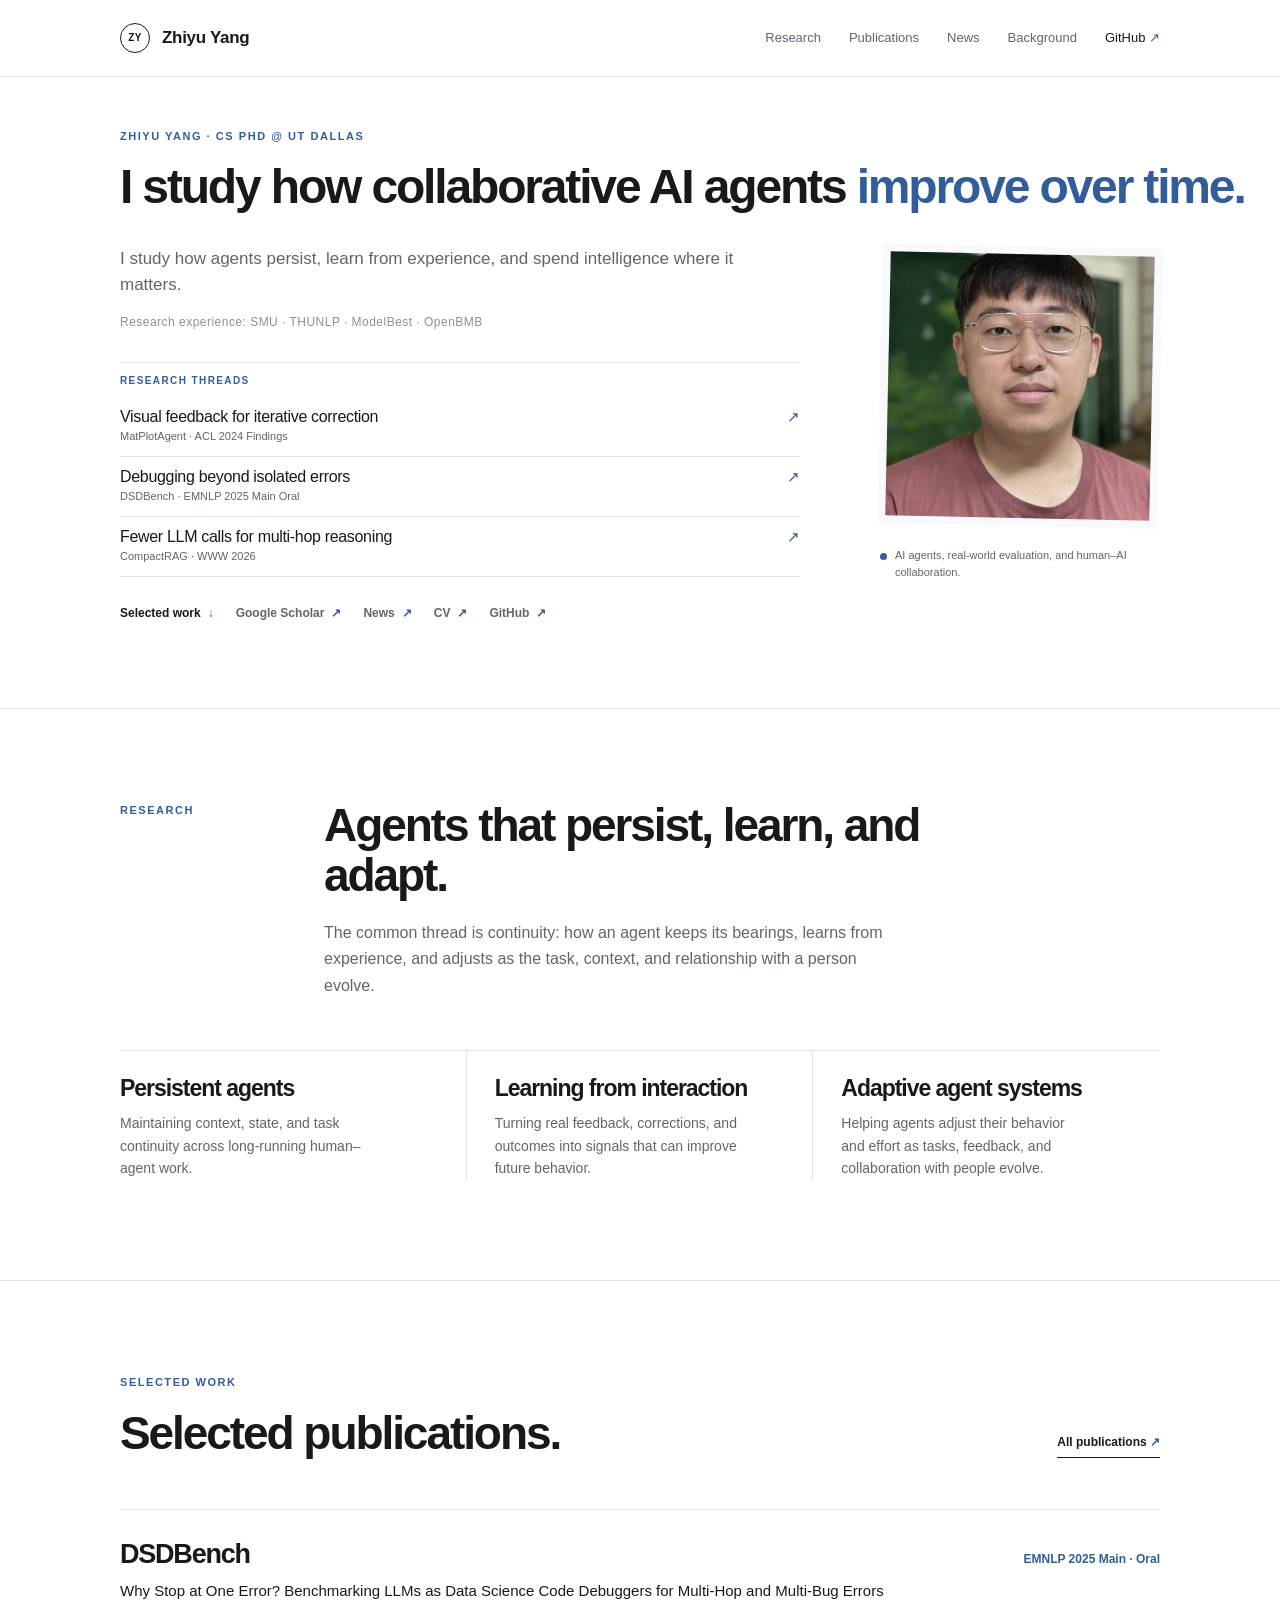
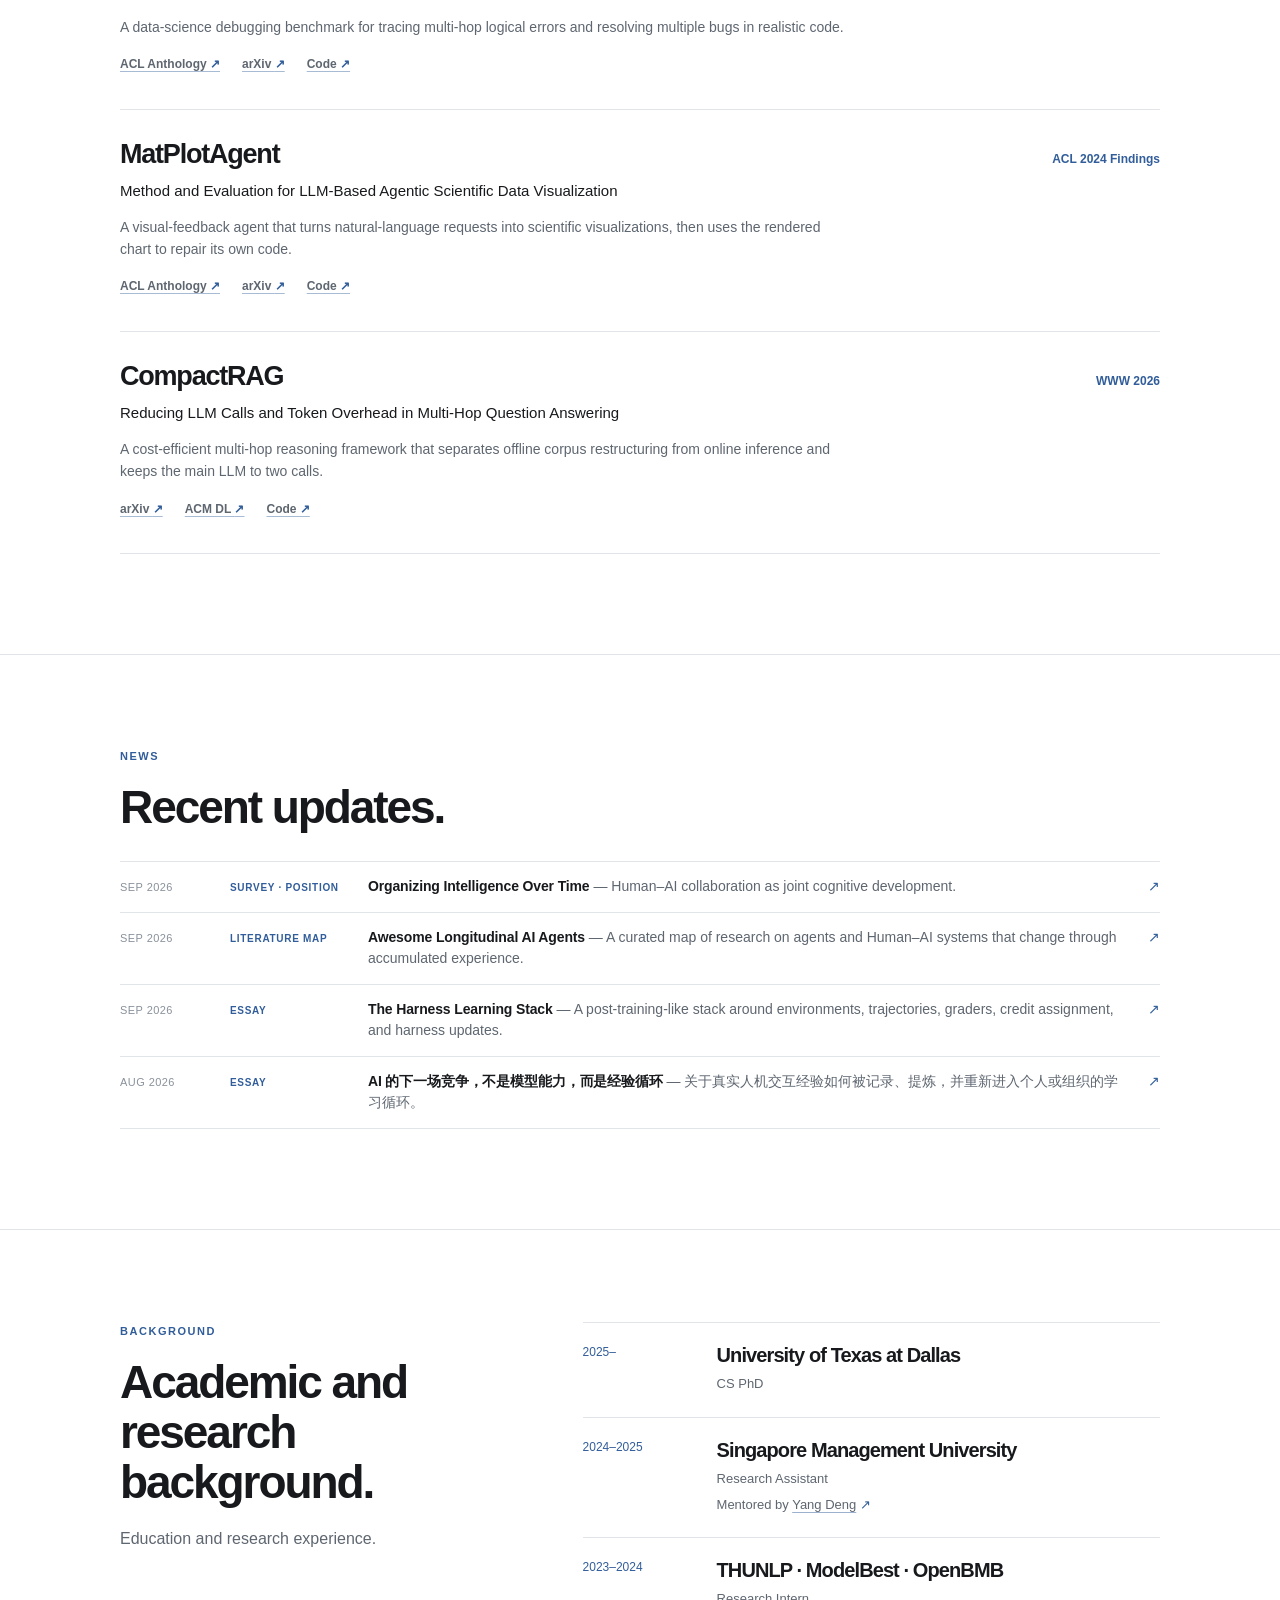
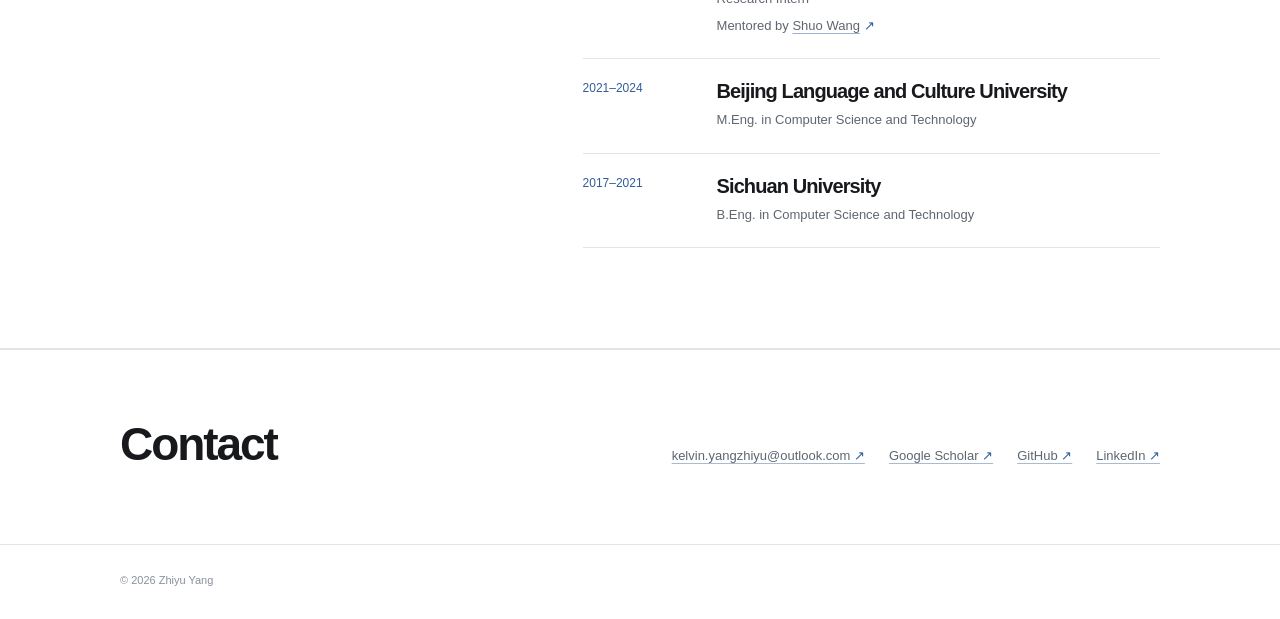
<file: index.html>
<!doctype html>
<html lang="en">
<head>
  <meta charset="utf-8">
  <meta name="viewport" content="width=device-width, initial-scale=1">
  <meta name="description" content="Zhiyu Yang is a CS PhD student studying collaborative AI agents that maintain continuity, learn from interaction, and adjust their effort over time.">
  <meta name="theme-color" content="#f6f5f0">
  <meta property="og:title" content="Zhiyu Yang — Research">
  <meta property="og:description" content="Research on collaborative AI agents that unfold, learn, and adapt over time.">
  <meta property="og:type" content="website">
  <title>Zhiyu Yang — Research</title>
  <link rel="stylesheet" href="styles.css?v=academic-compact4">
  <link rel="stylesheet" href="news.css?v=2">
</head>
<body>
  <header class="site-header">
    <div class="wrap header-inner">
      <a class="brand" href="#top" aria-label="Zhiyu Yang home">
        <span class="brand-mark">ZY</span>
        <span class="brand-name">Zhiyu Yang</span>
      </a>

      <button class="menu-toggle" type="button" aria-expanded="false" aria-controls="site-nav">
        <span>Menu</span>
        <span class="menu-line" aria-hidden="true"></span>
      </button>

      <nav class="site-nav" id="site-nav" aria-label="Primary navigation">
        <a href="#focus">Research</a>
        <a href="#work">Publications</a>
        <a href="#news">News</a>
        <a href="#background">Background</a>
        <a class="nav-external" href="https://github.com/KevinCL16" target="_blank" rel="noopener noreferrer">GitHub <span aria-hidden="true">↗</span></a>
      </nav>
    </div>
  </header>

  <main id="top">
    <section class="hero section-rule">
      <div class="wrap hero-grid">
        <div class="hero-head">
          <p class="eyebrow">Zhiyu Yang · CS PhD @ UT Dallas</p>
          <h1>I study how collaborative AI agents <em>improve over time.</em></h1>
        </div>

        <div class="hero-lower">
          <div class="hero-copy">
            <p class="hero-lede">I study how agents persist, learn from experience, and spend intelligence where it matters.</p>
            <p class="hero-history">Research experience: SMU · THUNLP · ModelBest · OpenBMB</p>

            <div class="research-threads" aria-label="Research threads">
              <p class="research-threads-label">Research threads</p>
              <div class="research-thread-list">
                <a class="research-thread" href="#work-matplotagent">
                  <span class="research-thread-copy">
                    <span class="research-thread-title">Visual feedback for iterative correction</span>
                    <span class="research-thread-meta">MatPlotAgent · ACL 2024 Findings</span>
                  </span>
                  <span class="research-thread-arrow" aria-hidden="true">↗</span>
                </a>
                <a class="research-thread" href="#work-dsdbench">
                  <span class="research-thread-copy">
                    <span class="research-thread-title">Debugging beyond isolated errors</span>
                    <span class="research-thread-meta">DSDBench · EMNLP 2025 Main Oral</span>
                  </span>
                  <span class="research-thread-arrow" aria-hidden="true">↗</span>
                </a>
                <a class="research-thread" href="#work-compactrag">
                  <span class="research-thread-copy">
                    <span class="research-thread-title">Fewer LLM calls for multi-hop reasoning</span>
                    <span class="research-thread-meta">CompactRAG · WWW 2026</span>
                  </span>
                  <span class="research-thread-arrow" aria-hidden="true">↗</span>
                </a>
              </div>
            </div>

            <div class="hero-actions" aria-label="Homepage links">
              <a class="hero-link hero-link-primary" href="#work">Selected work <span aria-hidden="true">↓</span></a>
              <a class="hero-link" href="https://scholar.google.com/citations?user=KLbbYf0AAAAJ&amp;hl=en" target="_blank" rel="noopener noreferrer">Google Scholar <span aria-hidden="true">↗</span></a>
              <a class="hero-link" href="#news">News <span aria-hidden="true">↗</span></a>
              <a class="hero-link" href="cv.html">CV <span aria-hidden="true">↗</span></a>
              <a class="hero-link" href="https://github.com/KevinCL16" target="_blank" rel="noopener noreferrer">GitHub <span aria-hidden="true">↗</span></a>
            </div>
          </div>

          <div class="hero-portrait-wrap">
            <div class="portrait-frame">
              <img class="hero-portrait" src="assets/portrait.jpg" alt="Portrait of Zhiyu Yang">
            </div>
            <p class="portrait-caption"><span class="caption-dot"></span> AI agents, real-world evaluation, and human–AI collaboration.</p>
          </div>
        </div>
      </div>
    </section>

    <section class="section section-rule" id="focus">
      <div class="wrap">
        <div class="section-heading">
          <p class="section-label">Research</p>
          <div>
            <h2>Agents that persist, learn, and adapt.</h2>
            <p class="section-intro">The common thread is continuity: how an agent keeps its bearings, learns from experience, and adjusts as the task, context, and relationship with a person evolve.</p>
          </div>
        </div>

        <div class="focus-grid">
          <article class="focus-item">
            <h3>Persistent agents</h3>
            <p>Maintaining context, state, and task continuity across long-running human–agent work.</p>
          </article>
          <article class="focus-item">
            <h3>Learning from interaction</h3>
            <p>Turning real feedback, corrections, and outcomes into signals that can improve future behavior.</p>
          </article>
          <article class="focus-item">
            <h3>Adaptive agent systems</h3>
            <p>Helping agents adjust their behavior and effort as tasks, feedback, and collaboration with people evolve.</p>
          </article>
        </div>
      </div>
    </section>

    <section class="section section-rule" id="work">
      <div class="wrap">
        <div class="section-heading section-heading-inline">
          <div>
            <p class="section-label">Selected work</p>
            <h2>Selected publications.</h2>
          </div>
          <a class="text-link" href="https://scholar.google.com/citations?user=KLbbYf0AAAAJ&amp;hl=en" target="_blank" rel="noopener noreferrer">All publications <span aria-hidden="true">↗</span></a>
        </div>

        <div class="work-list">
          <article class="work-item" id="work-dsdbench">
            <div class="work-main">
              <div class="work-title-row">
                <h3>DSDBench</h3>
                <p class="venue">EMNLP 2025 Main · Oral</p>
              </div>
              <p class="work-full-title">Why Stop at One Error? Benchmarking LLMs as Data Science Code Debuggers for Multi-Hop and Multi-Bug Errors</p>
              <p class="work-description">A data-science debugging benchmark for tracing multi-hop logical errors and resolving multiple bugs in realistic code.</p>
              <div class="work-links">
                <a href="https://aclanthology.org/2025.emnlp-main.878/" target="_blank" rel="noopener noreferrer">ACL Anthology <span aria-hidden="true">↗</span></a>
                <a href="https://arxiv.org/abs/2503.22388" target="_blank" rel="noopener noreferrer">arXiv <span aria-hidden="true">↗</span></a>
                <a href="https://github.com/KevinCL16/DSDBench" target="_blank" rel="noopener noreferrer">Code <span aria-hidden="true">↗</span></a>
              </div>
            </div>
          </article>

          <article class="work-item" id="work-matplotagent">
            <div class="work-main">
              <div class="work-title-row">
                <h3>MatPlotAgent</h3>
                <p class="venue">ACL 2024 Findings</p>
              </div>
              <p class="work-full-title">Method and Evaluation for LLM-Based Agentic Scientific Data Visualization</p>
              <p class="work-description">A visual-feedback agent that turns natural-language requests into scientific visualizations, then uses the rendered chart to repair its own code.</p>
              <div class="work-links">
                <a href="https://aclanthology.org/2024.findings-acl.701/" target="_blank" rel="noopener noreferrer">ACL Anthology <span aria-hidden="true">↗</span></a>
                <a href="https://arxiv.org/abs/2402.11453" target="_blank" rel="noopener noreferrer">arXiv <span aria-hidden="true">↗</span></a>
                <a href="https://github.com/thunlp/MatPlotAgent" target="_blank" rel="noopener noreferrer">Code <span aria-hidden="true">↗</span></a>
              </div>
            </div>
          </article>

          <article class="work-item" id="work-compactrag">
            <div class="work-main">
              <div class="work-title-row">
                <h3>CompactRAG</h3>
                <p class="venue">WWW 2026</p>
              </div>
              <p class="work-full-title">Reducing LLM Calls and Token Overhead in Multi-Hop Question Answering</p>
              <p class="work-description">A cost-efficient multi-hop reasoning framework that separates offline corpus restructuring from online inference and keeps the main LLM to two calls.</p>
              <div class="work-links">
                <a href="https://arxiv.org/abs/2602.05728" target="_blank" rel="noopener noreferrer">arXiv <span aria-hidden="true">↗</span></a>
                <a href="https://dl.acm.org/doi/10.1145/3774904.3792512" target="_blank" rel="noopener noreferrer">ACM DL <span aria-hidden="true">↗</span></a>
                <a href="https://github.com/How-Young-X/CompactRAG" target="_blank" rel="noopener noreferrer">Code <span aria-hidden="true">↗</span></a>
              </div>
            </div>
          </article>
        </div>
      </div>
    </section>

    <section class="section section-rule" id="news">
      <div class="wrap">
        <div class="section-heading section-heading-inline news-heading">
          <div>
            <p class="section-label">News</p>
            <h2>Recent updates.</h2>
          </div>
        </div>

        <div class="news-list">
          <a class="news-item" data-news="organizing-intelligence-over-time" href="/organizing-intelligence-over-time.html">
            <time class="news-date">Sep 2026</time>
            <span class="news-type">Survey · Position</span>
            <span class="news-text"><strong>Organizing Intelligence Over Time</strong><span class="news-summary"> — Human–AI collaboration as joint cognitive development.</span></span>
            <span class="news-arrow" aria-hidden="true">↗</span>
          </a>
          <a class="news-item" href="https://github.com/KevinCL16/awesome-longitudinal-ai-agents" target="_blank" rel="noopener noreferrer">
            <time class="news-date">Sep 2026</time>
            <span class="news-type">Literature map</span>
            <span class="news-text"><strong>Awesome Longitudinal AI Agents</strong><span class="news-summary"> — A curated map of research on agents and Human–AI systems that change through accumulated experience.</span></span>
            <span class="news-arrow" aria-hidden="true">↗</span>
          </a>
          <a class="news-item" href="/harness-learning.html">
            <time class="news-date">Sep 2026</time>
            <span class="news-type">Essay</span>
            <span class="news-text"><strong>The Harness Learning Stack</strong><span class="news-summary"> — A post-training-like stack around environments, trajectories, graders, credit assignment, and harness updates.</span></span>
            <span class="news-arrow" aria-hidden="true">↗</span>
          </a>
          <a class="news-item" href="https://kelvinyang.notion.site/AI-3b09cede387180fbb669f3065c483746" target="_blank" rel="noopener noreferrer">
            <time class="news-date">Aug 2026</time>
            <span class="news-type">Essay</span>
            <span class="news-text"><strong>AI 的下一场竞争，不是模型能力，而是经验循环</strong><span class="news-summary"> — 关于真实人机交互经验如何被记录、提炼，并重新进入个人或组织的学习循环。</span></span>
            <span class="news-arrow" aria-hidden="true">↗</span>
          </a>
        </div>
      </div>
    </section>

    <section class="section section-rule" id="background">
      <div class="wrap background-grid">
        <div>
          <p class="section-label">Background</p>
          <h2>Academic and research background.</h2>
          <p class="section-intro">Education and research experience.</p>
        </div>

        <div class="timeline" aria-label="Education and research experience">
          <div class="timeline-item">
            <time>2025–</time>
            <div><h3>University of Texas at Dallas</h3><p>CS PhD</p></div>
          </div>
          <div class="timeline-item">
            <time>2024–2025</time>
            <div>
              <h3>Singapore Management University</h3>
              <p>Research Assistant</p>
              <p class="mentor-line">
                Mentored by
                <a href="https://dengyang17.github.io/" target="_blank" rel="noopener noreferrer">Yang Deng</a>
                <span aria-hidden="true">↗</span>
              </p>
            </div>
          </div>
          <div class="timeline-item">
            <time>2023–2024</time>
            <div>
              <h3>THUNLP · ModelBest · OpenBMB</h3>
              <p>Research Intern</p>
              <p class="mentor-line">
                Mentored by
                <a href="https://scholar.google.com/citations?user=5vm5yAMAAAAJ&amp;hl=en" target="_blank" rel="noopener noreferrer">Shuo Wang</a>
                <span aria-hidden="true">↗</span>
              </p>
            </div>
          </div>
          <div class="timeline-item">
            <time>2021–2024</time>
            <div><h3>Beijing Language and Culture University</h3><p>M.Eng. in Computer Science and Technology</p></div>
          </div>
          <div class="timeline-item">
            <time>2017–2021</time>
            <div><h3>Sichuan University</h3><p>B.Eng. in Computer Science and Technology</p></div>
          </div>
        </div>
      </div>
    </section>

    <section class="contact-band" id="contact">
      <div class="wrap contact-inner">
        <h2>Contact</h2>
        <div class="contact-links">
          <a href="mailto:kelvin.yangzhiyu@outlook.com">kelvin.yangzhiyu@outlook.com <span aria-hidden="true">↗</span></a>
          <a href="https://scholar.google.com/citations?user=KLbbYf0AAAAJ&amp;hl=en" target="_blank" rel="noopener noreferrer">Google Scholar <span aria-hidden="true">↗</span></a>
          <a href="https://github.com/KevinCL16" target="_blank" rel="noopener noreferrer">GitHub <span aria-hidden="true">↗</span></a>
          <a href="https://www.linkedin.com/in/zhiyu-yang-81b9961aa/" target="_blank" rel="noopener noreferrer">LinkedIn <span aria-hidden="true">↗</span></a>
        </div>
      </div>
    </section>
  </main>

  <footer class="site-footer">
    <div class="wrap footer-inner">
      <p>© <span id="current-year">2026</span> Zhiyu Yang</p>
    </div>
  </footer>

  <script src="script.js?v=analytics-v3"></script>
</body>
</html>
</file>
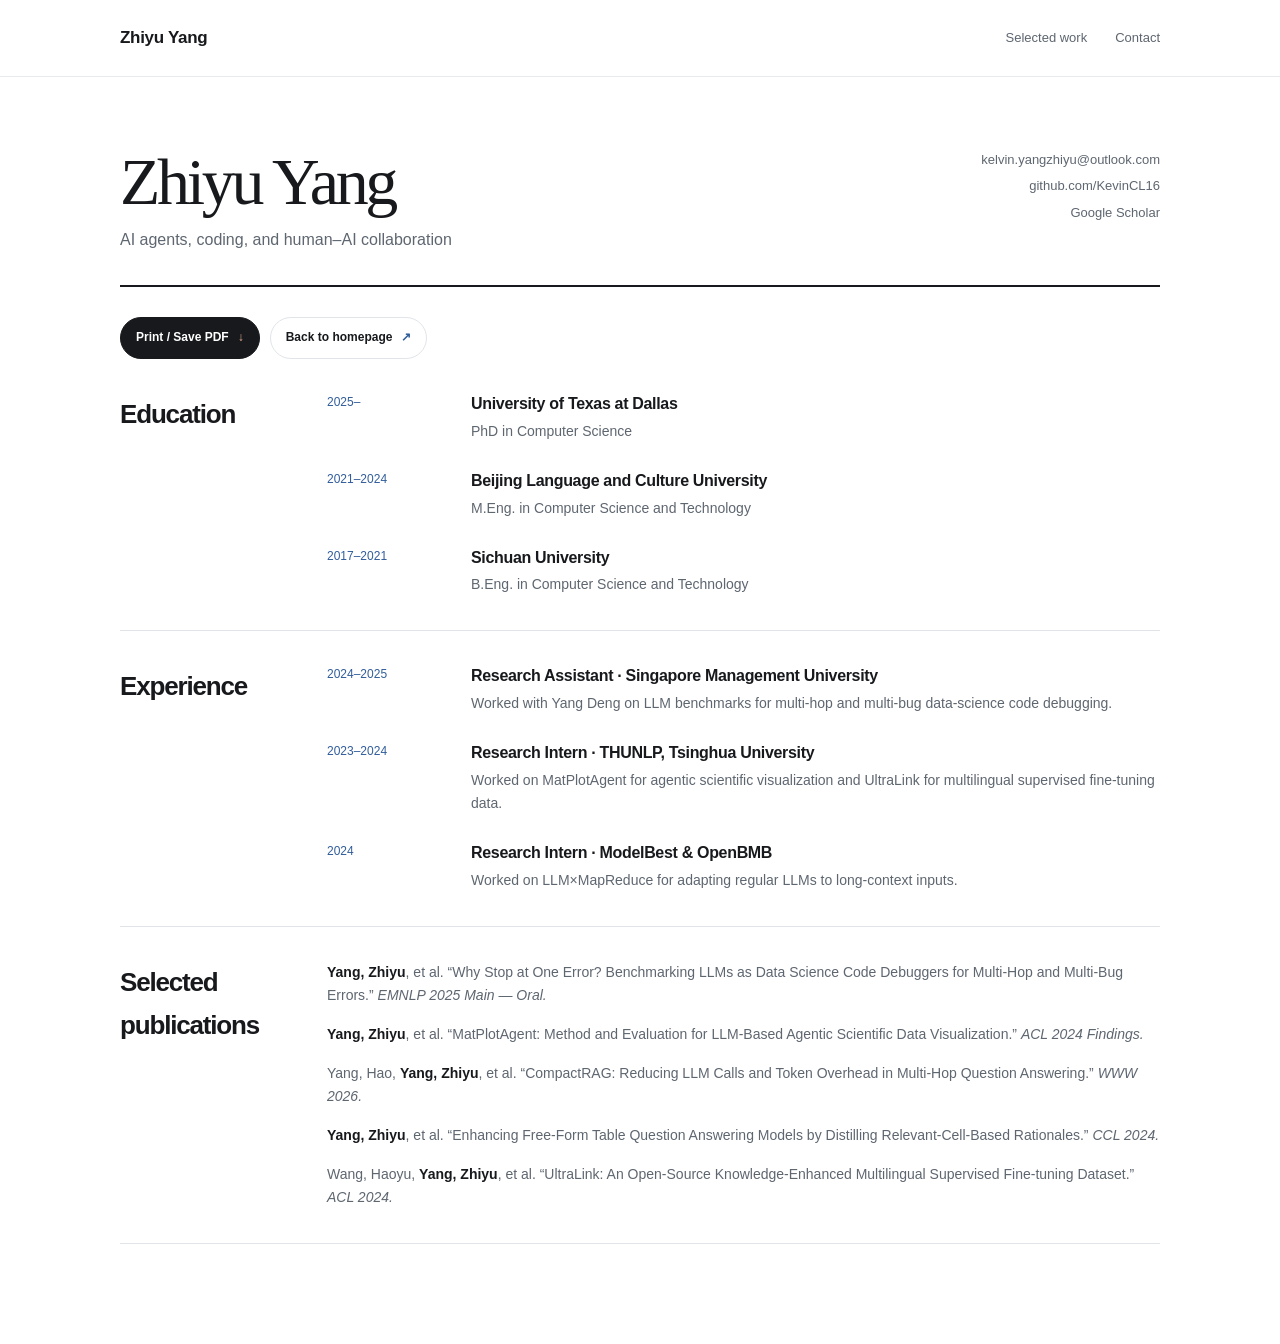
<file: cv.html>
<!doctype html>
<html lang="en">
<head>
  <meta charset="utf-8">
  <meta name="viewport" content="width=device-width, initial-scale=1">
  <meta name="description" content="CV of Zhiyu Yang.">
  <title>Zhiyu Yang — CV</title>
  <link rel="stylesheet" href="styles.css">
  <style>
    .cv-page { padding: 72px 0 100px; }
    .cv-top { display: flex; justify-content: space-between; gap: 40px; align-items: start; padding-bottom: 32px; border-bottom: 2px solid var(--ink); }
    .cv-top h1 { margin: 0; font: 400 clamp(42px, 6vw, 66px)/1 Georgia, "Times New Roman", serif; letter-spacing: -.05em; }
    .cv-top p { margin: 12px 0 0; color: var(--muted); }
    .cv-contact { display: flex; flex-direction: column; align-items: flex-end; gap: 5px; color: var(--muted); font-size: 13px; text-align: right; }
    .cv-contact a:hover { color: var(--accent); }
    .cv-section { display: grid; grid-template-columns: 165px minmax(0, 1fr); gap: 42px; padding: 34px 0; border-bottom: 1px solid var(--line); }
    .cv-section h2 { margin: 0; font-size: 26px; }
    .cv-entry { display: grid; grid-template-columns: 120px minmax(0, 1fr); gap: 24px; margin-bottom: 27px; }
    .cv-entry:last-child { margin-bottom: 0; }
    .cv-entry time { color: var(--accent); font-size: 12px; }
    .cv-entry h3 { margin: 0; font: 600 16px/1.35 -apple-system, BlinkMacSystemFont, "Segoe UI", Helvetica, Arial, sans-serif; letter-spacing: -.02em; }
    .cv-entry p { margin: 5px 0 0; color: var(--muted); font-size: 14px; }
    .cv-pubs { margin: 0; padding: 0; list-style: none; }
    .cv-pubs li { margin-bottom: 16px; color: var(--muted); font-size: 14px; }
    .cv-pubs li:last-child { margin-bottom: 0; }
    .cv-pubs strong { color: var(--ink); font-weight: 650; }
    .cv-actions { display: flex; gap: 10px; margin-top: 30px; }
    @media print {
      .site-header, .cv-actions { display: none; }
      .cv-page { padding: 0; }
      body { background: white; }
    }
    @media (max-width: 680px) {
      .cv-top { display: block; }
      .cv-contact { align-items: flex-start; margin-top: 20px; text-align: left; }
      .cv-section { grid-template-columns: 1fr; gap: 20px; }
      .cv-entry { grid-template-columns: 1fr; gap: 4px; }
    }
  </style>
</head>
<body>
  <header class="site-header">
    <div class="wrap header-inner">
      <a class="brand" href="index.html#top"><span class="brand-name">Zhiyu Yang</span></a>
      <nav class="site-nav" style="display:flex" aria-label="CV navigation">
        <a href="index.html#work">Selected work</a>
        <a href="index.html#contact">Contact</a>
      </nav>
    </div>
  </header>

  <main class="cv-page">
    <div class="wrap">
      <div class="cv-top">
        <div>
          <h1>Zhiyu Yang</h1>
          <p>AI agents, coding, and human–AI collaboration</p>
        </div>
        <div class="cv-contact">
          <a href="mailto:kelvin.yangzhiyu@outlook.com">kelvin.yangzhiyu@outlook.com</a>
          <a href="https://github.com/KevinCL16">github.com/KevinCL16</a>
          <a href="https://scholar.google.com/citations?user=KLbbYf0AAAAJ&amp;hl=en">Google Scholar</a>
        </div>
      </div>

      <div class="cv-actions">
        <a class="button button-solid" href="javascript:window.print()">Print / Save PDF <span aria-hidden="true">↓</span></a>
        <a class="button button-quiet" href="index.html">Back to homepage <span aria-hidden="true">↗</span></a>
      </div>

      <section class="cv-section">
        <h2>Education</h2>
        <div>
          <div class="cv-entry"><time>2025–</time><div><h3>University of Texas at Dallas</h3><p>PhD in Computer Science</p></div></div>
          <div class="cv-entry"><time>2021–2024</time><div><h3>Beijing Language and Culture University</h3><p>M.Eng. in Computer Science and Technology</p></div></div>
          <div class="cv-entry"><time>2017–2021</time><div><h3>Sichuan University</h3><p>B.Eng. in Computer Science and Technology</p></div></div>
        </div>
      </section>

      <section class="cv-section">
        <h2>Experience</h2>
        <div>
          <div class="cv-entry"><time>2024–2025</time><div><h3>Research Assistant · Singapore Management University</h3><p>Worked with Yang Deng on LLM benchmarks for multi-hop and multi-bug data-science code debugging.</p></div></div>
          <div class="cv-entry"><time>2023–2024</time><div><h3>Research Intern · THUNLP, Tsinghua University</h3><p>Worked on MatPlotAgent for agentic scientific visualization and UltraLink for multilingual supervised fine-tuning data.</p></div></div>
          <div class="cv-entry"><time>2024</time><div><h3>Research Intern · ModelBest &amp; OpenBMB</h3><p>Worked on LLM×MapReduce for adapting regular LLMs to long-context inputs.</p></div></div>
        </div>
      </section>

      <section class="cv-section">
        <h2>Selected publications</h2>
        <ol class="cv-pubs">
          <li><strong>Yang, Zhiyu</strong>, et al. “Why Stop at One Error? Benchmarking LLMs as Data Science Code Debuggers for Multi-Hop and Multi-Bug Errors.” <em>EMNLP 2025 Main — Oral.</em></li>
          <li><strong>Yang, Zhiyu</strong>, et al. “MatPlotAgent: Method and Evaluation for LLM-Based Agentic Scientific Data Visualization.” <em>ACL 2024 Findings.</em></li>
          <li>Yang, Hao, <strong>Yang, Zhiyu</strong>, et al. “CompactRAG: Reducing LLM Calls and Token Overhead in Multi-Hop Question Answering.” <em>WWW 2026.</em></li>
          <li><strong>Yang, Zhiyu</strong>, et al. “Enhancing Free-Form Table Question Answering Models by Distilling Relevant-Cell-Based Rationales.” <em>CCL 2024.</em></li>
          <li>Wang, Haoyu, <strong>Yang, Zhiyu</strong>, et al. “UltraLink: An Open-Source Knowledge-Enhanced Multilingual Supervised Fine-tuning Dataset.” <em>ACL 2024.</em></li>
        </ol>
      </section>
    </div>
  </main>
</body>
</html>
</file>
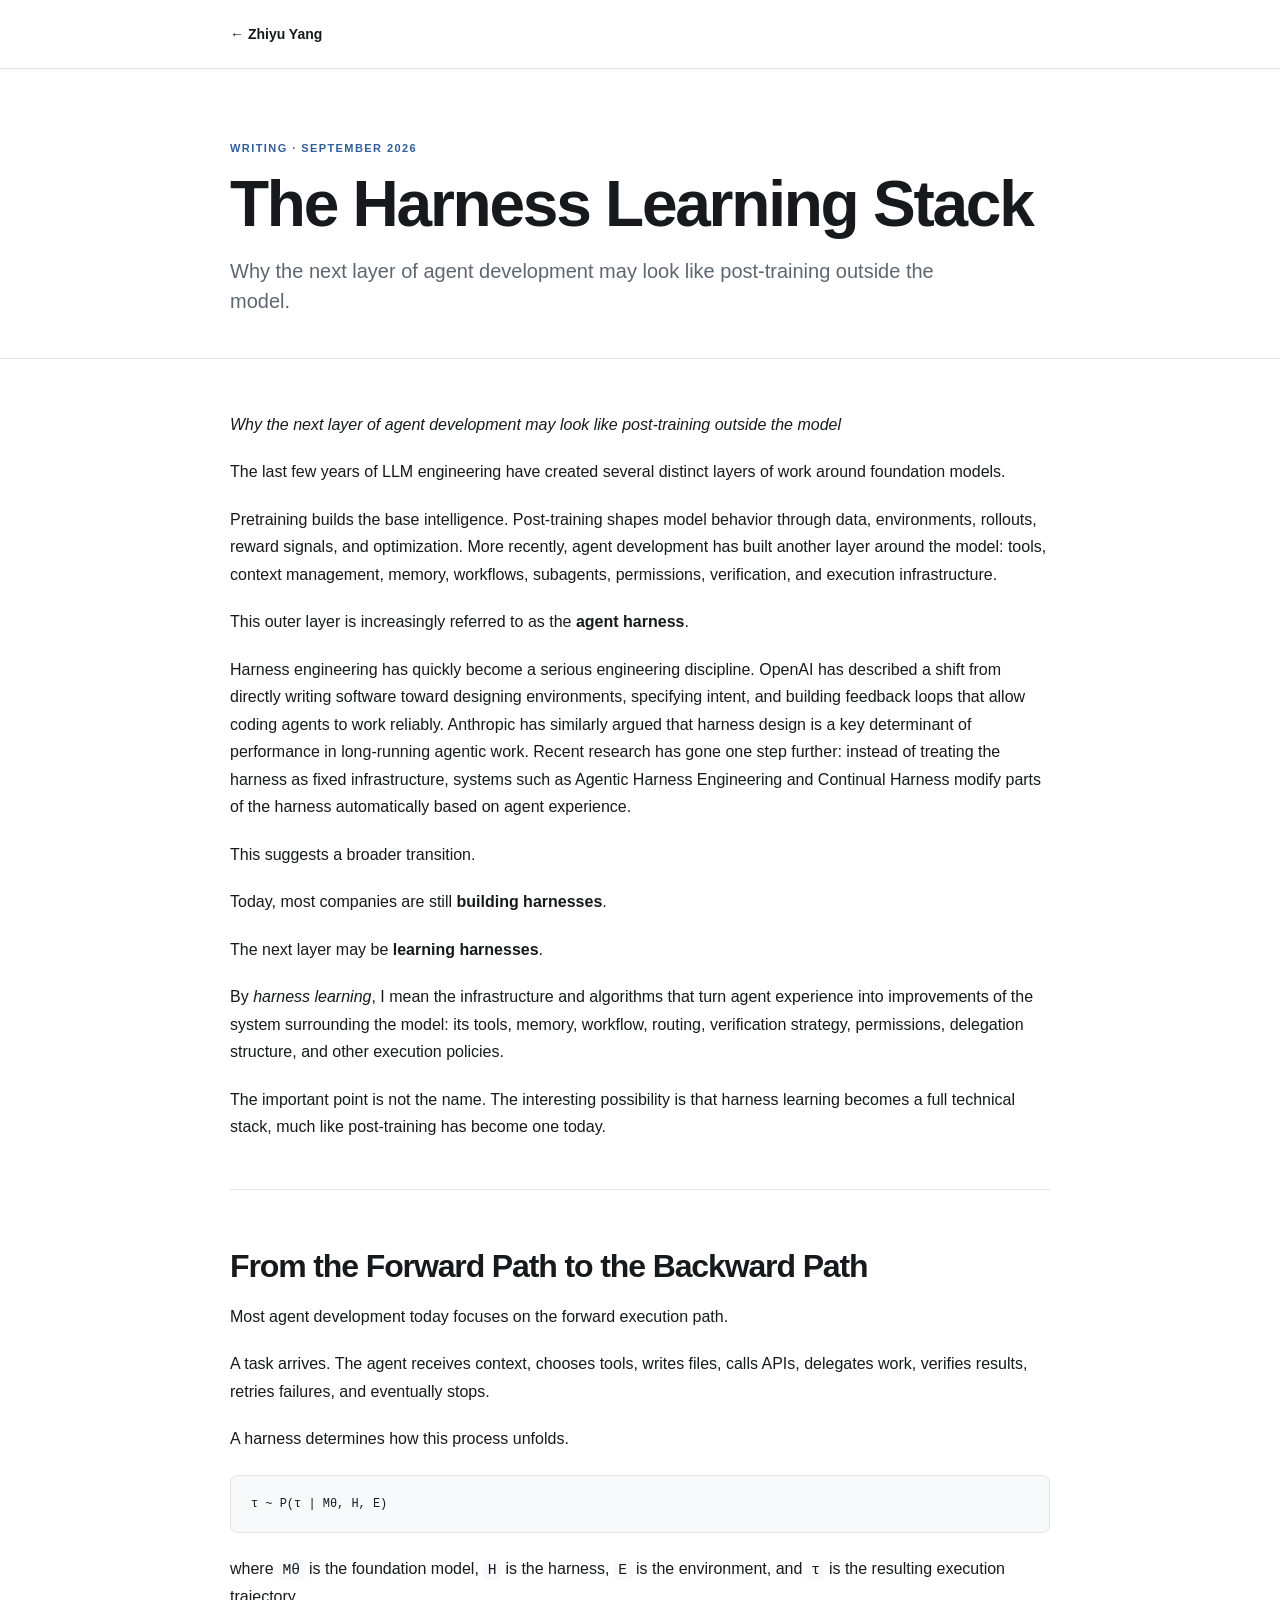
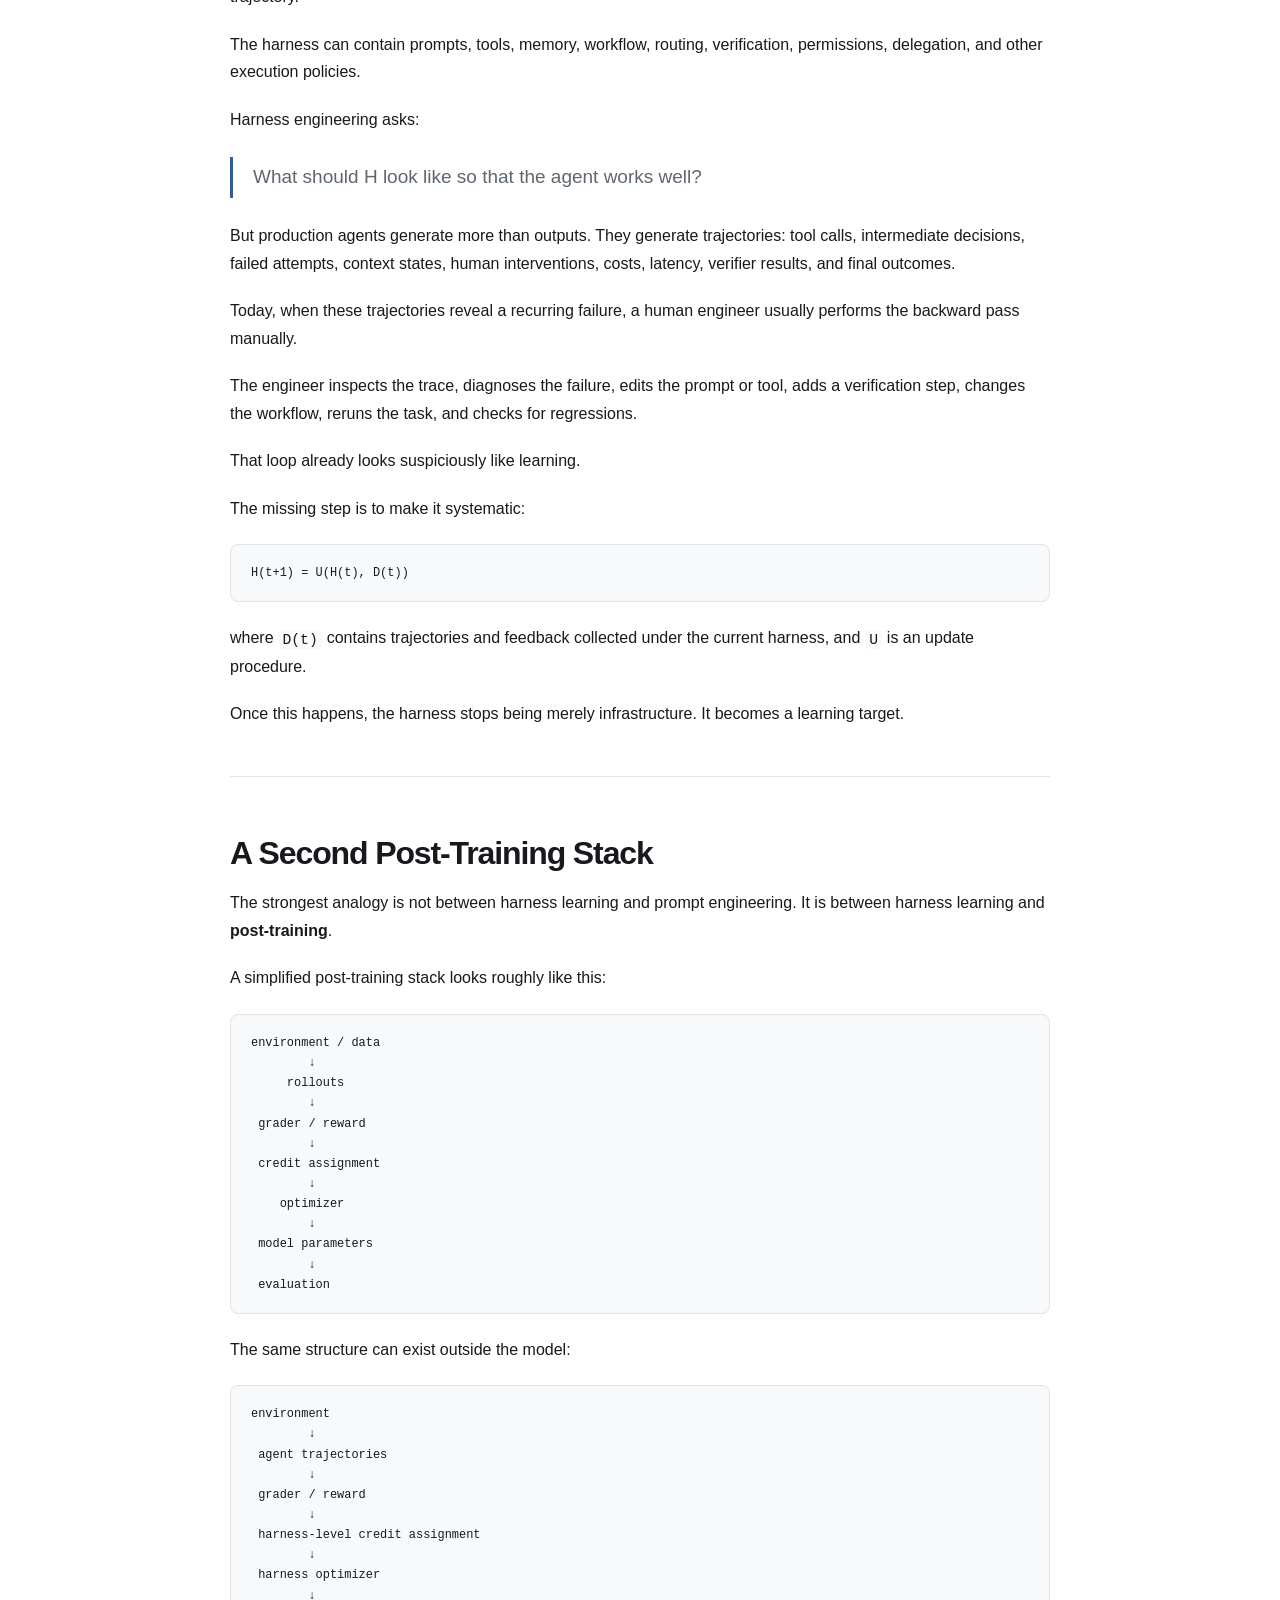
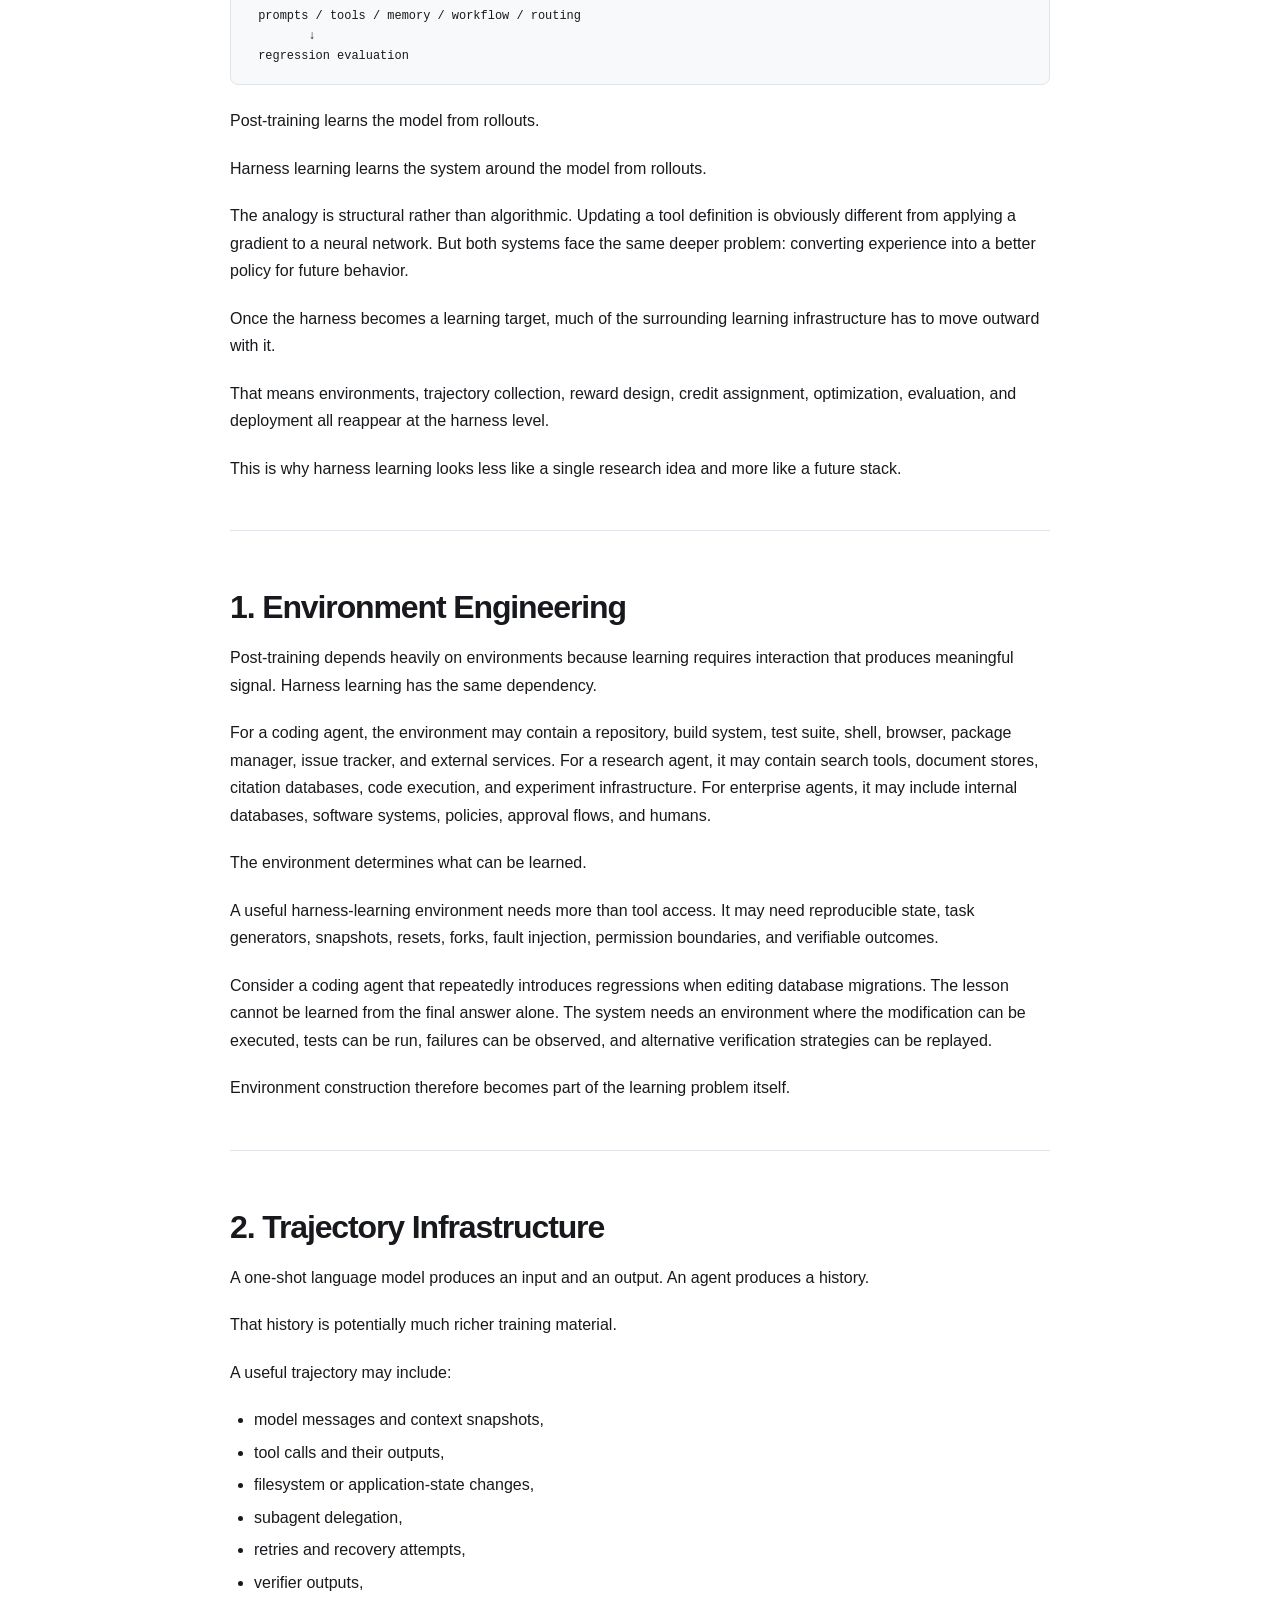
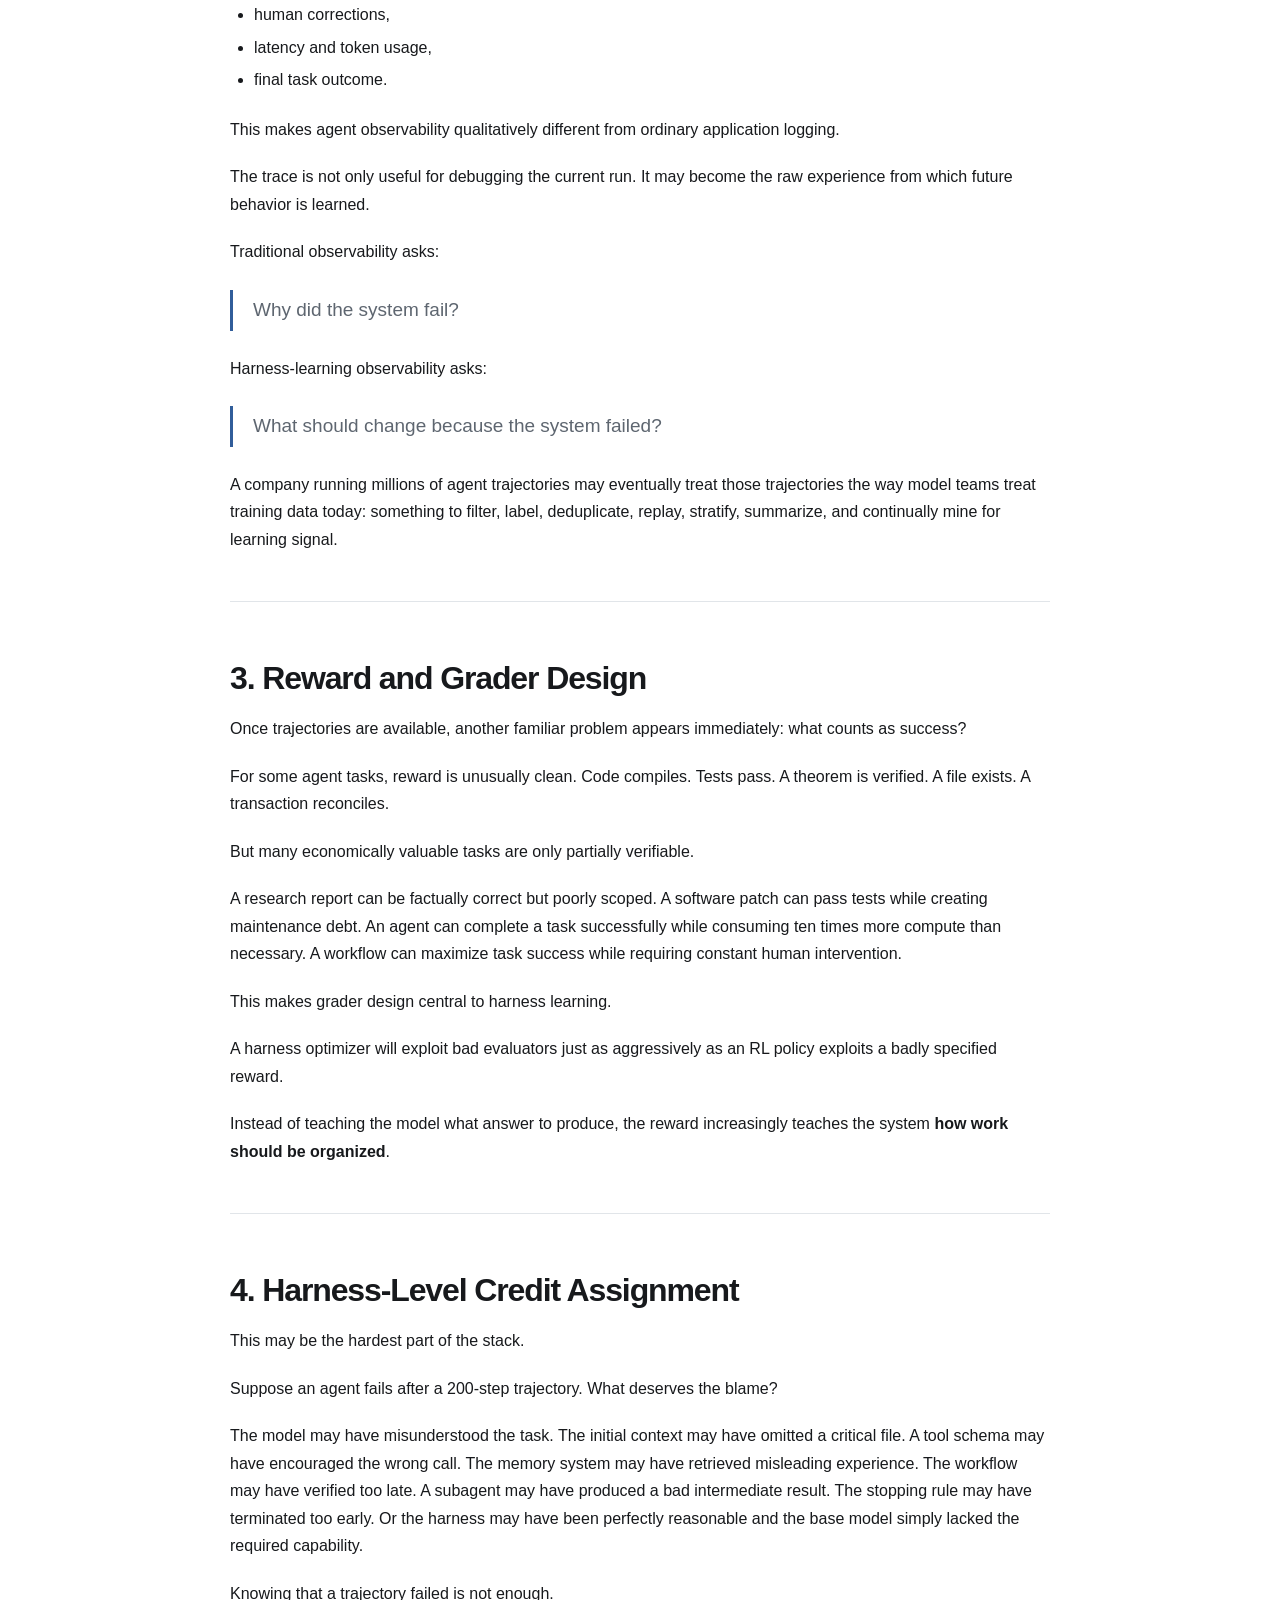
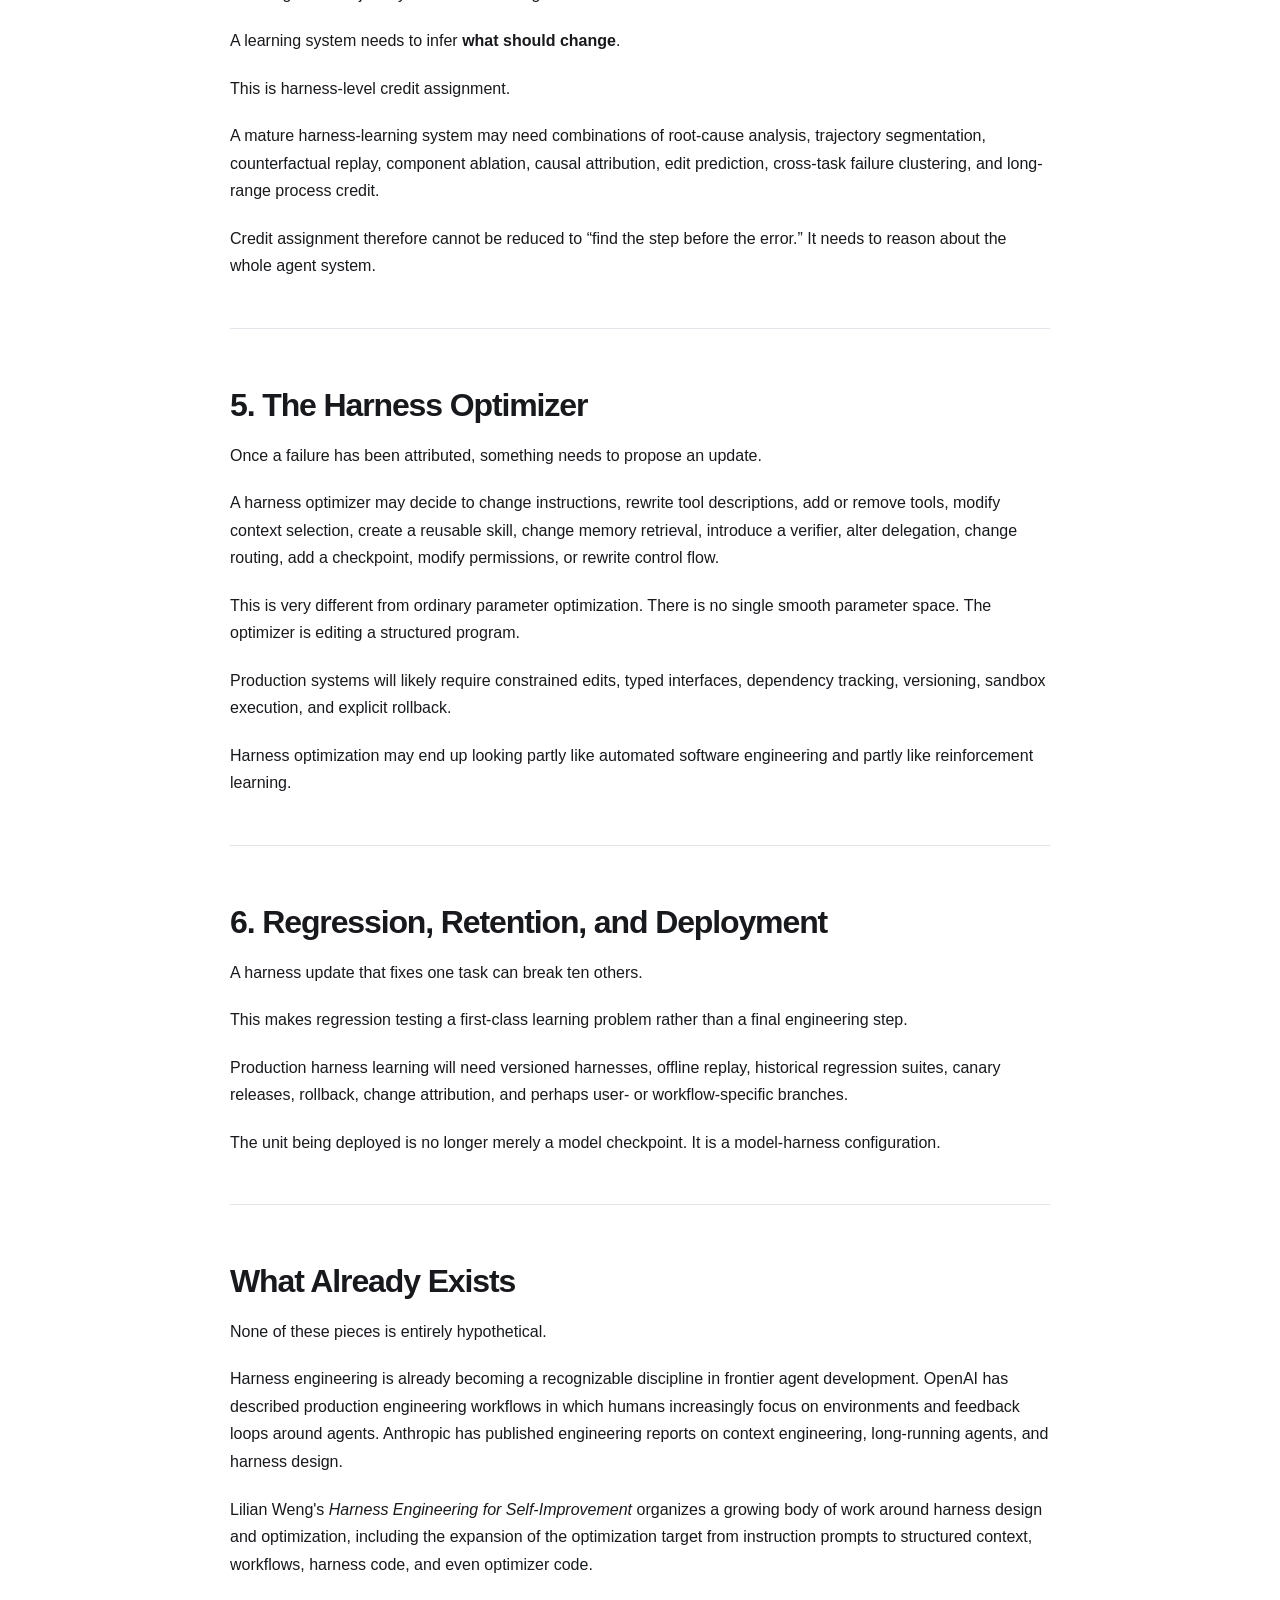
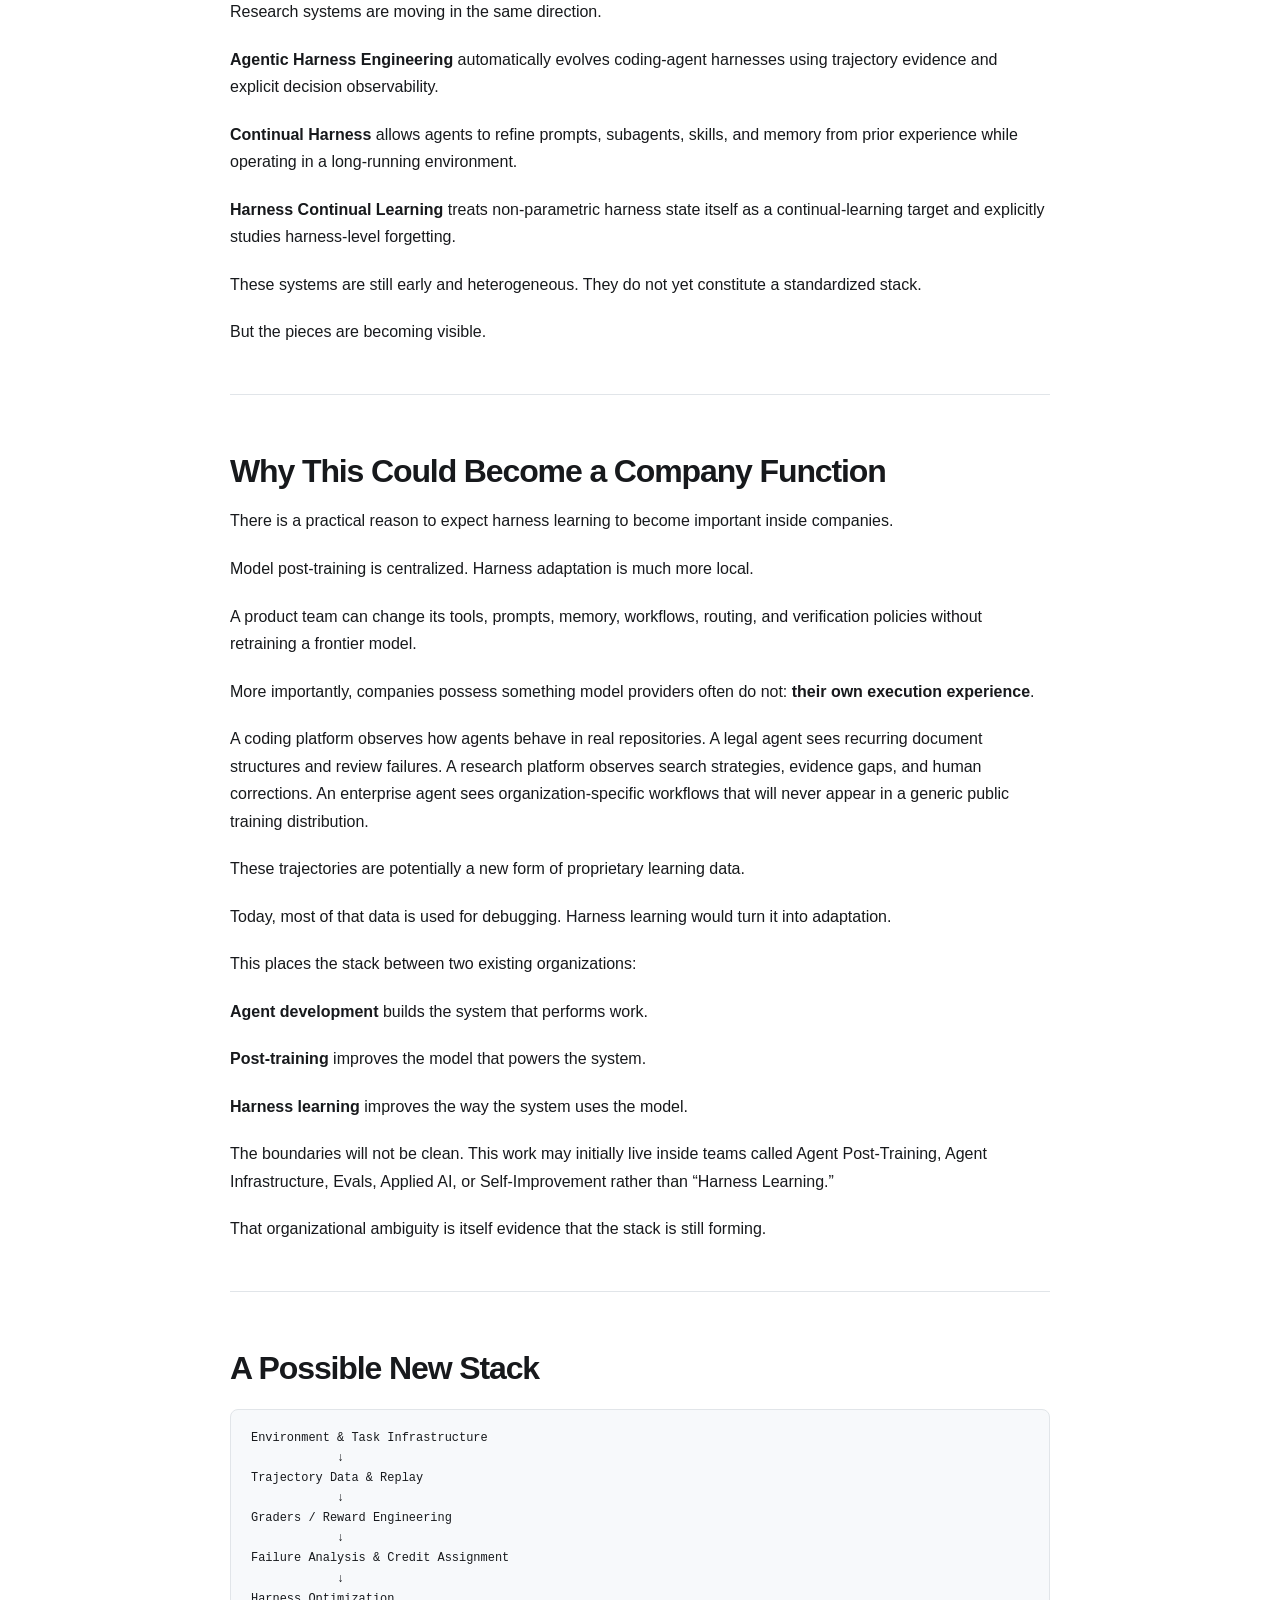
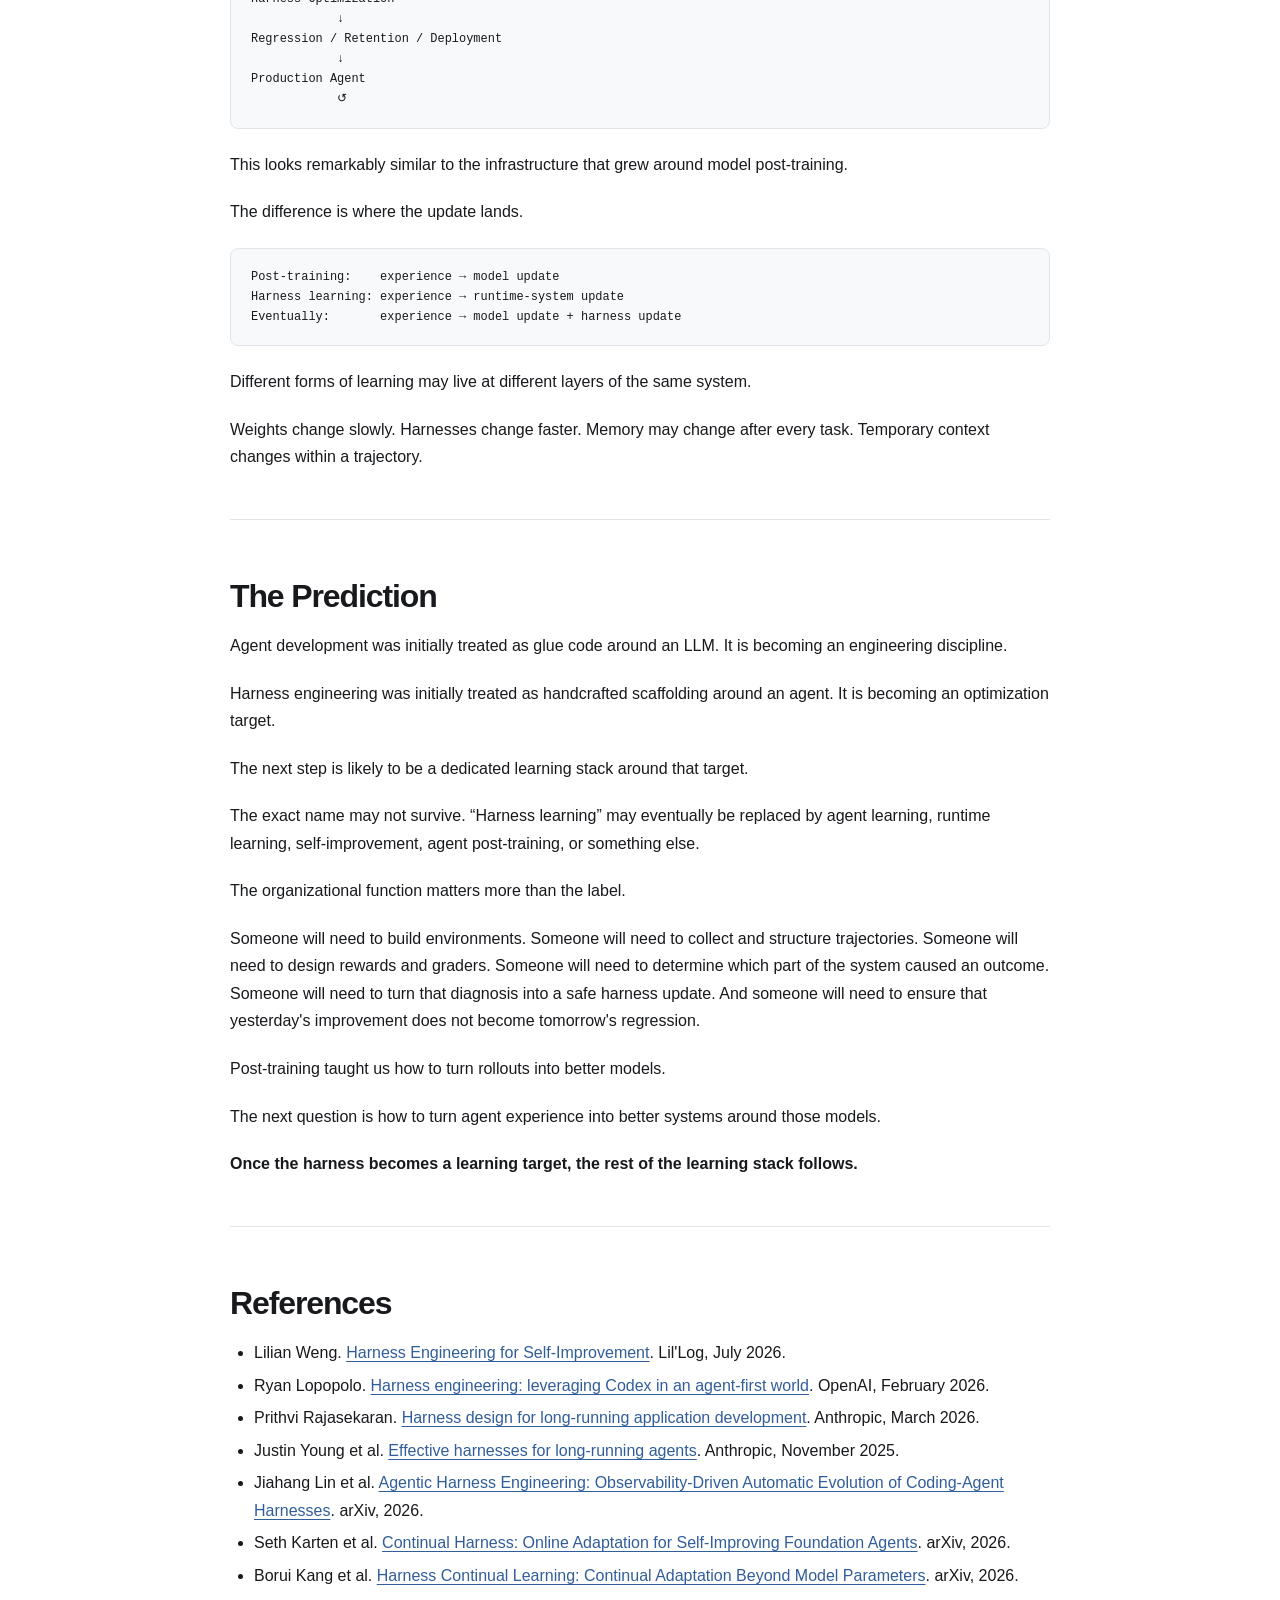
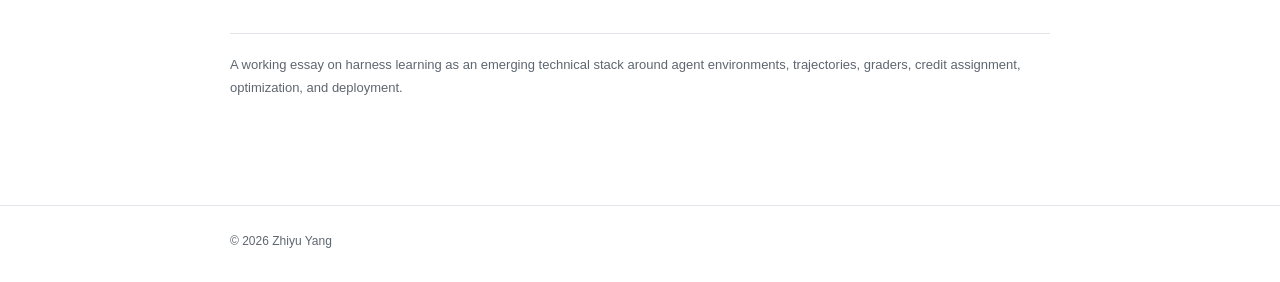
<file: harness-learning.html>
<!doctype html><html lang="en"><head><meta charset="utf-8"><meta name="viewport" content="width=device-width,initial-scale=1"><title>The Harness Learning Stack — Zhiyu Yang</title></head><body><p style="font-family:system-ui,sans-serif;padding:24px">Loading essay…</p><script>(async()=>{const b64=`H4sIALf5o2oC/7Vc25LcRnJ911fArbBFehs9Nw4vzeGshxJpcpeUGKQU8vrFUQ1Ud0ODRkG4TE+LlkMPjn122H5cf4C/wA4/7gfY/8Av8cnMqkIB6BmJG7G+iNONQlVWVl5OXqrP/iI1SbMrdbRuNvn5J2f0T5SrYvVkoosJfaFVev5JFJ1tdKOiZK2qWjdPJm2zjB9OugeF2ugnk6tMb0tTNZMoMUWjCwzcZmmzfpLqqyzRMX+YRlmRNZnK4zpRuX5yNJom1XVSZWWTmSKY6eu1jl6oqtB1Hb3S+CMrVtG7RiWX0Yef/j3arndRgyGFvm6wg52uIrOM1ArvRlhe56bc0N8btYtyYy6jPLvUUWnqJm4qlfFspm3qLNU8z8akOp8JbU3W5Pr8Zwj4+3W2a6PfgXdnB/ICvVo3O/kriuaVMc37OC5Vqav5p8vl8nEcZ8Xl/NOjB0ePjhJ82rSNTuefnur79x8c4nOeFXr+qT7Sp/oRPqokwRbmn54cnaaPFL5IQCRmerB8tFz8yIv89fuFuY7r7AcQN1+YKtVVjG9+jBYm3b3fqGqVFfPDx4nJTTW/UtUdJuHu4wW2sapMW6T2W6by7uMl2B8v1SbLd/NYlWWu43pXN3ozfQriLl+r5B1/fI5x08k7vTI6+ublZPpC51e6yRI1vahw1tNaFXVc6ypbPqZNxWudrdbN/Gj24PhxvNWLywzL0Fr1BlxaE/WqICnJVK1T2Zt6H5ItzLj7uMGBx6BbVzyxWS4hofOTEnuebStVvmepm2+y4s7D48PyegqpS+4cHR7+ZRRH9/DF3buPHV8i1TZGFiPB19V7z8KmMZv5UXkd1SbP0khooBXvPi5VmhLBNHt0iGUXlSrS97Kd7Ac9P7pXXgsnt7Lt+6eHQneqE1MpkvR5YQo9OhehZbbWlXnvlnnAy0T3jjHpLyAP9OidXlRm648fbx+d4u197AyoPhpQ/QBU57ppsGBdqoRomR2d6I1sBVpU1EtTbeZtCdFJcG6Wk0fT9fF0ffJ+8G48Ozw51ZsfMSDgVZKrTXnn5CEO6v7VdnofrLs7EJnD48fhTh7yUYOTl8E0dBaD1057+2VVo5O/FrM0f8CvuImtxFUQ4Vx71p8eM+sf3qcl18fBeifHo/WOTt1spw/5NaEUjAjIPBm95jd3cl/eOqa3yvDwiNIfozbvfUcEWDrjXC+b+fE9GpVnbtQpS6cciRNsmAIrQo0pbxBv+/q9hyLdi9wkl9+3ptFuYlooOvRqcE/EE/9ljtr5maSTwQJ7hO7RQC7lnITsstLvzZWulrnZzklVx2aLLOJdu+bPqCsdR4/ESqVZW88fOrEXgsYndOoP9vhYeEKrvg9NZZvFG1MYEnU9fff8Nf6O3+pVm6tq+loXuZl+bgqQpuqpHxcsOnt0DLW6YXOO/tkRBkUzUsD+BvjcwSshK5iFTYx73YrCrOhOkoXg3r1AkOiLkEU3S8ke3eoz8cdoCcvemdSbp/L2lCU2YtW6fXpSEd7N32x0mqk7nVbfPyQL/75vQUWUeeIfhzrOdJ08HCn48UNvHYRNZANo0bMD6+PPDgQsnZGrtdBJV+dnaXYVwarVNdAQ/NHk/Ey5z+woJlBHvXwyOZicf/j9v/RwhDo/O8Dr5zI1JvvkrNYJuQs3A+1rsm+N0n22xn9y/m0F2AXI8sf/it7pEj57AYx0fHh8/[base64]/vGX3qoKtGerQuX4DBGNDND4JvuBaZxFrw2MS6XJdue76R4mr1XN5DZ4GWgOZyEnYvfr+TuPGmNoDUb513Q6BWajOabRRm9MhemJU2TxMaxuF7wY/gTE2GR1DXrw4YqAJcAmkScE62udtMzRrFhWOLWqTZq20rPuNLOaDtzTho84IhxcDQbmO+xvqasKh9iYSAnbgebBsNW5bHgtqkL6z9/6qZ0O9cWijr5vs+QSMy8A+jY6UhHhYdP2B0JUkqwkQziLvip1cfGS35WYaAFy8No6W0IKK7PBaBwDDiHaWuWuzbLB8UGGDZ8i3sM50pP+cdelTrLljh5kHGAJ21jG6Mul1il5DtKVknavcJaQkC05FRog50DMYUmuNJD6It/NoouCxKzMEqa7htjA6YFCmM6WuEkzWdZZ6oj1KrrUO3xu6FgLQH/SEZwxAUoFAQeVIAXmuWqLwq+PRWj1WfSWhRFU1NDLZM1Lr+DtIvp/xCdltGwrEsQ5JsJnldL8DakpTUaH62jCm8vsGpT2BQcs40AHW2qxAEZdWArccT8LTpF4CQ+PyVuovxsBmQfPoxKmi21Ab1nAmY2iiCknEaGoB8Rb3dLXYEXGit6T37pdrXTdEPtg48lDRAzDM9ZTP9SkCnq0gYXA6W1KVWSwDSQksEp57sXaH76lSe+R7a/7Jpas6aJTjNx5jVtmeLqLyF67fbtX2NROo5dQe1UwZ/r8Z5aqfGUg6OuNlUg8GLOIBNpE2aasgBVZ3B2v5QTBtYrtkDt5a4oyFmc2R0PTQ+axJUnpmxrwD8GbXu0G5gjT6ZUf4eSH7Sgbw844lQA/CU6jx1+QbqqGdKA02AupB6yoeDe1gV3gQdBaiDuLL7xYnS2yPGt2NLinYv5IxOqQqCxbHHqjk3VB0gYSoefYM4n1HqfItlwsFilTQ8JkyV0TIFkfR1n6ZELmKAaJiOIrsjxxqZo1kBJ/R5bEfzk5f06mi7bzXMZGb/A1mRL67qkdy18CeBwzX16T8I4dDVMD/5m0kDXSF5rBUhCyGVN5Fl9EjarJ91bZFTjP3JSZyaXRd84dwS+tjaGZrVyQldVkH3JNTguqCjPw5mV35HhIMuPEBB9xRm0ubrWp6IulynLIg3Ws2EvRtKzzNWBlHVDZGUkxinh3DfvbkOJDthN61hZLA1Dg3qoAhwj0n//fP0f/FL25g3/+MXr9v/89jV5Mo2d3zw74IQZXmhfZQhqhvfwthtnnIkN6BEumduSLwThLqHv8bPA4cDyyZ0fiYJxwil2VPzhI4XdwcFDGnoY41iQwFXRWhA7Bkk1JjP44Hb5RdX+hwu5z9hCvei4DumgZCBVqWa9Nm6fRiwCD1sYaMy+HRDIECeju12cHwQxsPtuGtpq2EgZYN4z/ajJFOCjy/WvwBZstgedYvnfdAM9RbELgl8jxVCwKx08YBoifWZaQwBLuaGA7mcEOrMFwNCTH6xYuWl4naZa3Eigs/skxpEh2XiGqTiGIvUv4+pxIZds09FgQT9bouk82prjSeE2RwsKWM14RrcKslhx3HlFbi3pZMOEAtDUypSK/rAoe05MxPwEAA8BSIy+CDkT0wF1qVYhlIEVxi4N5dpxIY0SgGywGWWlKpnfgPXRJJgahnp0okFUNoGOXhDgJt5I1Aq+a7Buer8BIPqGAakgR4TX4SSCbVAIdQgk14BghTbCBRc45hd6GWQkIQhJcyhjabRQGZ411nIRO5kNL8+JO86uju9GT6Js7+PPuNPoC/73d0tAIp/tWe+v+AbNoOASK0D/HE4ggZ3mZJ3TsAQYP7co3gVmBHLRlSvLMBjMNA4CvCCqwMUWsBKBNliMwLWyN4fiIIxvQDtYNIonoZRM4Ve9nGwBd3ezxkCpGPGsKOMHQv8bsfiew9+/4qQRyXzvv68LvY39Mgqc0uUPojlntHD5Y6GaroTAjz0+8sfIYWCmmP6tvf80Bux7JY0x3QTgfQQsUPB3AB96eFUSOPp0MEutH0hT4iuiA41RO69D/fPj9v8nfLlLtP1lVDH8PbPjaf4iwDpoJu0zhBk0+mtUGuLrqP5EAGoAduAvmbbCmvlJ5y7o8knc+KbzUAUB2Vvo6w8GN8gy38aG/pDiIUFk+gg32iOOcENTPMcXJww2cse4WK7G/xb/icPGHs2JEhbjc/qud7bqNg/2EBktl3XFMwl8nCiNv7IU4eM+i/2EO4oaZGBV2CuaOEW4HbnTNZgjn6QOSLJlF35CpYc0Rv5rqJZc6DUe4ZnFlTTCCwKVm88VLU1VtJ6/R6WWCa/Gp0LxeAQXlIJdc/wKAxEeiS5WIELGkpVrDx9HBLHK9mZNphbuxgKofHCnSekp9MJzZsUdZtiylLlk0tJOdZbzR5tkYwgVbQZTlBw5iOootyM0gUCOlYI+8BTvhc/pejYLCepDC6LChcxGM2mz6SlIL07GUT3vJrGkgguJFUl3mZscWCJgA05F3UFVkEVpnJq9sttJH4/g/qkKPDKkYv5y/I8unIk4x6S5dAWOgeHGGb3aQPRA2oHvcyVEcsCMODPvk/[base64]/[base64]/tALsuN9GN8/mGMUmSIEhMVYnKh89svkK2ZC6hky2xo7chUjA2MNYGzOzDA+akBQMUOtf2kEUrlM3Qft+qnI3+lR6DQVPBdCjaUscpAIjVahitcyLChX6mwEz2rAnLpXrR8iu9YBka6y2nzehy3k1tQ4DIZGzXkK0hJKTVhrb8a0KsRCSlcXrbvCkJRltOQ0BONmSc53ox9A2/bPYuxSaC5aHLYEGdjpe8sNWRXeSKTJssz9k6+1JyL01BjAwSuFxOwkJmmK/i1A7GioY1WlEWSgZ7BAaLL9nsObwygs01n56hXHNDECRXC8rApjptRTD01BrNqZjTbEl/tZsN/[base64]/x5dDz3LYriAfhYjAXXGFDQkclqfZNmQPjUYBL9s+eBNWTdm4qaEu7Ydml3G220RbD0bttY7Fcoek9mDmi0KcLaImNuuZsQ28BO7cEHTQ3AwIqkI1Tz/2QTKywTYrYajNViimuhnINQ7U91Ref/kBginAQhjI3QNYLlbrIEfgy+q6lfBzZe0F0bNoV+/+3r1yUbd/laq0iKChF+IwxLEmrX/5lUKPWKln3KpWiDxbhYRMWQkxtEUXEPuxk4Cl0Lwni8npUUOL6vTWaBOGqFQK3H3Q6TPOFFuJe3MslxRJlx12UPTm/[base64]/DArU6mIar80JAUcG1U0piw5IdDmunvddnE0dh1NDSCz6Kuql0HxoxeUfqbyjLSykOACT5ChtMBS+p3kbDjRvAPpiMxTK/Kci4C3U6WFB15OfluYrSgPqUyIg21VywIoXVBqOlD/zkmGcRP1FRSAa15/tiPAsa9lQnJDP5N9DRYHkJfs2AACBTLAkS9s6oLY7CAKXTCIBe5Q6nJXZ/00Wa1XtJJNdrFHBdfFj3gwQYYacQ2lv6AfdijmpKiygcwtbFKCyS9pFzZuTioDYtlu27AQDhd2kRNPgkekg4dxmatgCx+6KHrIliDe66JeDGLpxHl8+OkPQOQWUJLKL2Qwp4mqylSzDz/9B6Fef4IiX9gd4Lto3NrkDj0Ii/dYvFNuZHBH4r3C5PxUNMHltr5yT/poSHmeSD8FJN5xk6LlDvJ5MsEgZ+KkhnWrcyKZoJotVRWMw75ZFzYLIqL2BZeb9ndsaq5ORlxU5EysK6BLt5KPAbVPsUp7I6e+IBecdrnMKKFm17Umy5oolU+7pIevgXJajaBtr+RuJ/CVeiJMSd2Te2E8Vb2iPZMumyNqKyNJq5EGcqx4U8DlizyDZsevOTnCdsLlbeWOSvAG92+LHHRHgldcPkd1ZSAuxQGQbIIeT1/Nd4l9hhqUBmZzyObNJkEA0DAF15mh2rtSW+NMpQBuX3A5VEleunYHYhT/XUMNF+Z6T3aR8n4N10EWoad90Rc12w5CgQ9ea0tObnO+Bb7alfZsLxs1wDr0qQfNceHwSsOomirhZq0hFgt18H7cZczwZyOIj6OULms/Ob9PIYobN8XfdqBs9Qs/MkjkOIWy1WJ2F9QFWEvPE9k0ht0Q/EtGthy/1PvAZlDdamx/FpQ/A4aIuYF5nKLqFZRsAi/kF5m1fdIyKjSw2LBnsEeOv3wnHtRkuaS+Um/[base64]/WuBmulEFqNeRIT3BtpAq5YZh32/ZLvKsXpOtCkiQCJZnd24leDzd0+HrCg+9hmHP31eUPSiibzHJZzW3le5rxqWkxzudL+OXXU8ot5v6WKfm2qtARbq9MWzQH/QrDzvipzaj6sI0WFNqwsUubfDSM55SLBXvE3hoX1GH/w68hW9FDNrgOylPdddGGLgeeuCZ9NblD5x3IXsMRy/12KD+ltl8qH/TodxbOp093B00MOsrk0snJV+q6XXMa7IQzKsOmuqrLOX0Y88buS60fvJvRN+o0zqgKmeJ77rVKyrK665bMLhSwCDGCpyFMHxIZUXJzyBFKukIU1J1yXJR9WU30J0RtY6LHdWvfA+0I5uzg2QBi9iijIoVy/UmkZOSygZnGbpEXzyoyff4yU2mEFM9DEagIRjbDHLMte6JjDSLa2nmJ6Ug6GOoyGZa12aYGg6ndtoWbbKmZaBI2ZoUUT3lFQah/FOLwq1NVa6wQ3u4wul3ybC+Ad/F1EEUJxR7xZLOjlVsM7jxsi1YluWaErvnzzlKe+ouX3xuc73P7ciwyUoAn8LJU45PHCQHDRAgkoNkT381Htmkete/nXFJsGu695t+LWWiXhEeK9rUFHGpq5arVJW2Rkwggyo/0iZgkl6tx5p9zi9Lus5GAV1fu5f6PXdrOsztC522/OBqwtyaQUFTcClJde6pu78lO6wCTuQ2sJSrB9SvznLsox5fNiMzwBekCGSJNM19tG1rTNsiaMjt1HJfW5qtxALvNNT86eqT0kltjQKXN9jTVlriYOkgoPOKKBOwotBXokPNAM81nQbFfGuvXV2KfgnBF0dpFp/EHZPirLOviU47a7gCnApK72HRinOzw7K/[base64]/dGje6m3zkZHpzUn0qoLStw7V6aL1rirAyJDkZW1xhxjJ2kkpzZuUgz1jHpO+RK2AEFHCewsBe1+vUfvlycAPr2RVfSLyg0ii9+ZJD/yG068VTH376w/BKKyWEejX28IBJ1TcLhA72Lo11sl4hfae+CAx3BhIT6ET3B60qlus5uY6hCV277xv7bfQl9KPX5uu7QMMeiL9Sm/Jx9DVFon22+N5K118ZNC58QYojb77loG80WAp41L5pq3oBthsNfm5TWBc2uWinHiX2Ry8OkmPM6dGgLmZnamzQjr+7iH30ThANs8gMBvzPnr5cKmJLN7LeqOqSLi26W4ruCtKgS5HPHLRtXTiwGXvvnoa4FJMU6LvuGptdyGHPx1d2eoo/J/oDxPnh9/9qV5U5Phlq9Xw4GkiUqm+x02d57ZmvVs8tk25ZJPrVIC8y4uYXXS6NLRoMtrfDfNGalJ4MuB/XXYD2ccfAbn3LP7NQO/[base64]/b2e906FXnte7RPfAoLhihwg7dIgi7GvlHBRaBi32HaSnZ1CXziIvcyhpmZGbR3oG2E5ohY2DBAoR2w4s2tSH1Y4GxUja/+QXb7GlzSb1irRgdLkW5vjfulNo/FYM1QXpyr4rv4nOfeq2WemCFCPimzP3RRLqovcHeabIPAJOf1eFlYIB27e7LSAuUwWlUZvtZmLrt0q29EK1RLWwTwJHcxLSUu7sDQrPtrB/8kIPXkO9bSgpLLBdOsv8Ws52sC8OtuhhXD61HeO9j+vXttctx96Ro59Jw9mTmIePYMvKvJBC99eT8rf/bWkTXWRik6WbRmbK/d7JumrKeHxzk/HRLD1ewxu1ilpkDUrf6gH6dJD58EB/6foODiSX+yeQfFnCklxPKUD+ZFMaUFLngZO0PN1STj0gGqvNZBCo/e2Wg279pYTho6VnX9fd2RwbalPjf3OzZBK2ushk4fZAVqb4+cAmWwCz/SbQH78/[base64]/dmx6cPTw8/hvZbMsPz6KswaRt/QdftAdNdmhjRnMklhwPr87nkiQVBveh+PYL2q6q/y66mwwN9B+cb/RZOR3/EFk9nh48ePXr4MVscJZexsYJrMxddYm5gVejEnne35y+Cw9u/maemajPs5hbZHO3l4ezo0eHRyZ+iYePU8zz4LtjXU72jO6mSrnzjr0HeuBVqge5+J4p+WoxCXUoHME6qa8WXi8Z3TeVOwkZX0rXc/3GKXqnppltgnDizkOUXXPvqX/WyPzvlf1PqgDohsR/5ybI9v6/1x//kffd+rUt+tMq+Al7w74DBFdJPq/4/E09iQmpVAAA=`;if(!('DecompressionStream'in window)){document.body.innerHTML='<p style="font-family:system-ui;padding:24px">Your browser cannot render this page. Please open it in a current Chrome, Edge, Firefox, or Safari.</p>';return;}const bin=atob(b64),u=new Uint8Array(bin.length);for(let i=0;i<bin.length;i++)u[i]=bin.charCodeAt(i);const stream=new Blob([u]).stream().pipeThrough(new DecompressionStream('gzip'));const html=await new Response(stream).text();document.open();document.write(html);document.close();})().catch(e=>{document.body.innerHTML='<p style="font-family:system-ui;padding:24px">Failed to load essay.</p>'})</script></body></html>
</file>
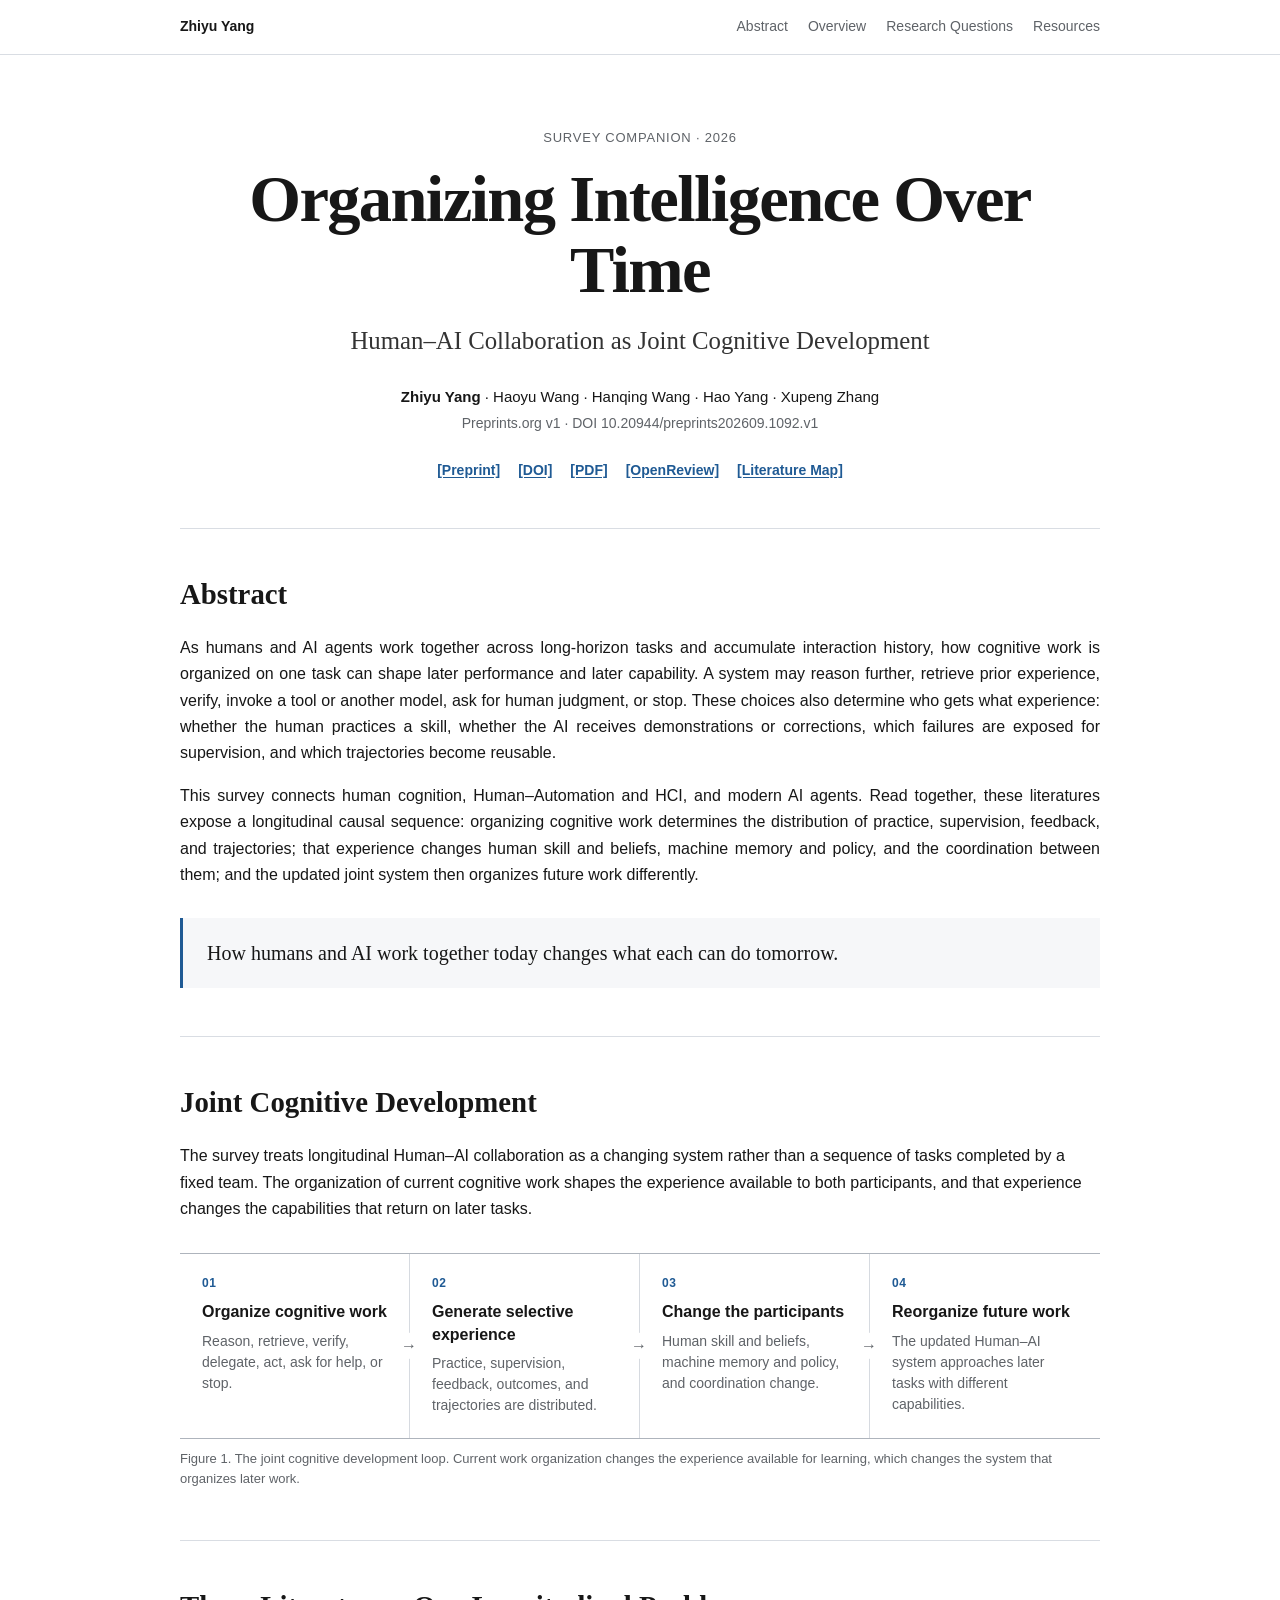
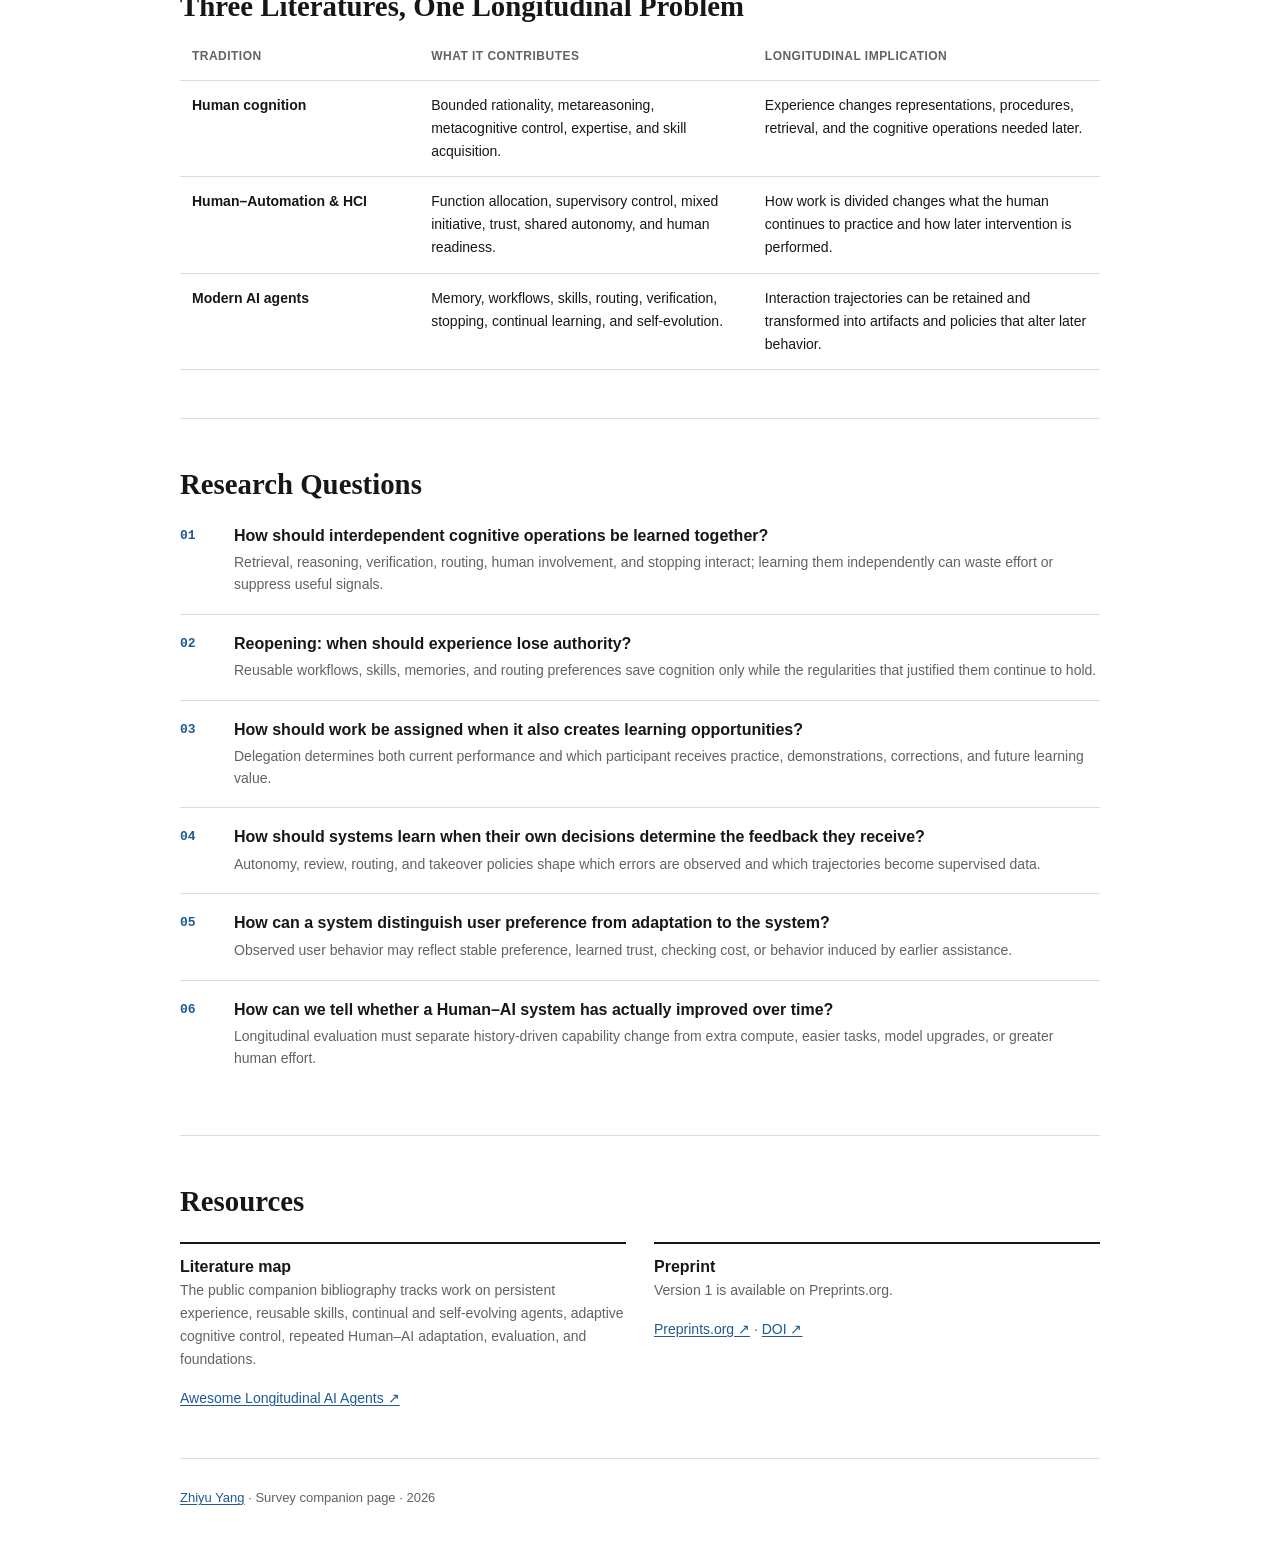
<file: organizing-intelligence-over-time.html>
<!doctype html>
<html lang="en">
<head>
  <meta charset="utf-8">
  <meta name="viewport" content="width=device-width, initial-scale=1">
  <meta name="description" content="Organizing Intelligence Over Time: Human–AI Collaboration as Joint Cognitive Development — survey companion page.">
  <meta property="og:title" content="Organizing Intelligence Over Time">
  <meta property="og:description" content="Human–AI Collaboration as Joint Cognitive Development">
  <meta property="og:type" content="article">
  <meta property="og:url" content="https://kevincl16.github.io/organizing-intelligence-over-time.html">
  <title>Organizing Intelligence Over Time — Zhiyu Yang</title>
  <link rel="canonical" href="https://kevincl16.github.io/organizing-intelligence-over-time.html">
  <style>
    :root {
      --ink: #171717;
      --muted: #5f6368;
      --line: #d9dde3;
      --soft: #f6f7f9;
      --accent: #1f5a94;
      --max: 920px;
    }

    * { box-sizing: border-box; }
    html { scroll-behavior: smooth; }
    body {
      margin: 0;
      min-width: 320px;
      overflow-x: hidden;
      overflow-y: auto;
      color: var(--ink);
      background: #fff;
      font-family: -apple-system, BlinkMacSystemFont, "Segoe UI", Helvetica, Arial, sans-serif;
      font-size: 16px;
      line-height: 1.65;
    }
    a { color: var(--accent); text-underline-offset: 0.16em; }
    a:hover { text-decoration-thickness: 2px; }

    .topbar {
      position: sticky;
      top: 0;
      z-index: 10;
      background: rgba(255,255,255,.96);
      border-bottom: 1px solid var(--line);
    }
    .topbar-inner {
      width: min(var(--max), calc(100% - 36px));
      min-height: 54px;
      margin: 0 auto;
      display: flex;
      align-items: center;
      justify-content: space-between;
      gap: 24px;
      font-size: 14px;
    }
    .topbar a { color: var(--ink); text-decoration: none; }
    .topbar .author-home { font-weight: 650; }
    .topnav { display: flex; gap: 20px; }
    .topnav a { color: var(--muted); }
    .topnav a:hover { color: var(--ink); }

    main {
      width: min(var(--max), calc(100% - 36px));
      margin: 0 auto;
    }

    .paper-head {
      padding: 72px 0 46px;
      text-align: center;
      border-bottom: 1px solid var(--line);
    }
    .paper-type {
      margin: 0 0 16px;
      color: var(--muted);
      font-size: 13px;
      letter-spacing: .06em;
      text-transform: uppercase;
    }
    h1 {
      max-width: 850px;
      margin: 0 auto;
      font-family: Georgia, "Times New Roman", serif;
      font-size: clamp(2.35rem, 5.2vw, 4.2rem);
      font-weight: 600;
      line-height: 1.06;
      letter-spacing: -.025em;
    }
    .subtitle {
      max-width: 760px;
      margin: 18px auto 0;
      color: #333;
      font-family: Georgia, "Times New Roman", serif;
      font-size: clamp(1.18rem, 2.1vw, 1.55rem);
      line-height: 1.35;
    }
    .authors {
      margin: 28px 0 0;
      font-size: 15px;
    }
    .affiliation {
      margin: 2px 0 0;
      color: var(--muted);
      font-size: 14px;
    }
    .paper-links {
      margin: 24px 0 0;
      display: flex;
      flex-wrap: wrap;
      justify-content: center;
      gap: 10px 18px;
      font-size: 14px;
    }
    .paper-links a { font-weight: 600; }
    .paper-links .forthcoming { color: var(--muted); }

    section {
      padding: 48px 0;
      border-bottom: 1px solid var(--line);
    }
    h2 {
      margin: 0 0 22px;
      font-family: Georgia, "Times New Roman", serif;
      font-size: 1.8rem;
      font-weight: 600;
      line-height: 1.25;
    }
    h3 {
      margin: 0;
      font-size: 1rem;
      font-weight: 700;
      line-height: 1.4;
    }
    p { margin: 0 0 16px; }
    p:last-child { margin-bottom: 0; }
    .abstract p { text-align: justify; }

    .claim {
      margin: 30px 0 0;
      padding: 20px 24px;
      border-left: 3px solid var(--accent);
      background: var(--soft);
      font-family: Georgia, "Times New Roman", serif;
      font-size: 1.25rem;
      line-height: 1.5;
    }

    .loop-figure {
      margin: 30px 0 0;
      overflow-x: auto;
      padding-bottom: 4px;
    }
    .loop-grid {
      min-width: 760px;
      display: grid;
      grid-template-columns: repeat(4, 1fr);
      border-top: 1px solid #aeb4bc;
      border-bottom: 1px solid #aeb4bc;
    }
    .loop-step {
      position: relative;
      padding: 20px 22px 22px;
      border-right: 1px solid #d6dae0;
    }
    .loop-step:last-child { border-right: 0; }
    .loop-step:not(:last-child)::after {
      content: "→";
      position: absolute;
      right: -10px;
      top: 50%;
      transform: translateY(-50%);
      z-index: 2;
      width: 20px;
      text-align: center;
      background: #fff;
      color: var(--muted);
    }
    .loop-no {
      display: block;
      margin-bottom: 8px;
      color: var(--accent);
      font-size: 12px;
      font-weight: 700;
      letter-spacing: .05em;
    }
    .loop-step p {
      margin: 7px 0 0;
      color: var(--muted);
      font-size: 14px;
      line-height: 1.5;
    }
    figcaption {
      margin-top: 10px;
      color: var(--muted);
      font-size: 13px;
      line-height: 1.5;
    }

    .lineage-table {
      width: 100%;
      border-collapse: collapse;
      margin-top: 18px;
      font-size: 14px;
    }
    .lineage-table th,
    .lineage-table td {
      padding: 13px 12px;
      border-bottom: 1px solid var(--line);
      text-align: left;
      vertical-align: top;
    }
    .lineage-table th {
      padding-top: 0;
      color: var(--muted);
      font-size: 12px;
      font-weight: 700;
      letter-spacing: .04em;
      text-transform: uppercase;
    }
    .lineage-table td:first-child {
      width: 26%;
      font-weight: 650;
    }

    .questions {
      margin: 0;
      padding: 0;
      list-style: none;
      counter-reset: rq;
    }
    .questions li {
      counter-increment: rq;
      display: grid;
      grid-template-columns: 42px 1fr;
      gap: 12px;
      padding: 18px 0;
      border-top: 1px solid var(--line);
    }
    .questions li:first-child { border-top: 0; padding-top: 0; }
    .questions li::before {
      content: counter(rq, decimal-leading-zero);
      color: var(--accent);
      font-family: ui-monospace, SFMono-Regular, Menlo, Consolas, monospace;
      font-size: 13px;
      font-weight: 700;
    }
    .questions h3 { margin-bottom: 5px; }
    .questions p { color: var(--muted); font-size: 14px; line-height: 1.55; }

    .resources {
      display: grid;
      grid-template-columns: 1fr 1fr;
      gap: 28px;
    }
    .resource-block {
      padding-top: 12px;
      border-top: 2px solid var(--ink);
    }
    .resource-block p { color: var(--muted); font-size: 14px; }

    footer {
      width: min(var(--max), calc(100% - 36px));
      margin: 0 auto;
      padding: 28px 0 44px;
      color: var(--muted);
      font-size: 13px;
    }

    @media (max-width: 700px) {
      .topnav { display: none; }
      .paper-head { padding-top: 50px; }
      section { padding: 38px 0; }
      .abstract p { text-align: left; }
      .resources { grid-template-columns: 1fr; }
      .lineage-table, .lineage-table thead, .lineage-table tbody,
      .lineage-table tr, .lineage-table th, .lineage-table td { display: block; }
      .lineage-table thead { display: none; }
      .lineage-table tr { padding: 12px 0; border-bottom: 1px solid var(--line); }
      .lineage-table td { padding: 3px 0; border: 0; }
      .lineage-table td:first-child { width: auto; margin-bottom: 4px; }
    }
  </style>
  <script type="application/ld+json">
  {
    "@context": "https://schema.org",
    "@type": "ScholarlyArticle",
    "headline": "Organizing Intelligence Over Time: Human–AI Collaboration as Joint Cognitive Development",
    "author": [
      {"@type": "Person", "name": "Zhiyu Yang", "url": "https://kevincl16.github.io/"},
      {"@type": "Person", "name": "Haoyu Wang"},
      {"@type": "Person", "name": "Hanqing Wang"},
      {"@type": "Person", "name": "Hao Yang"},
      {"@type": "Person", "name": "Xupeng Zhang"}
    ],
    "dateCreated": "2026",
    "datePublished": "2026-09-14",
    "identifier": "https://doi.org/10.20944/preprints202609.1092.v1",
    "sameAs": "https://www.preprints.org/manuscript/202609.1092/v1",
    "description": "A survey and position on Human–AI collaboration as joint cognitive development."
  }
  </script>
</head>
<body>
  <header class="topbar">
    <div class="topbar-inner">
      <a class="author-home" href="/">Zhiyu Yang</a>
      <nav class="topnav" aria-label="Page navigation">
        <a href="#abstract">Abstract</a>
        <a href="#overview">Overview</a>
        <a href="#questions">Research Questions</a>
        <a href="#resources">Resources</a>
      </nav>
    </div>
  </header>

  <main>
    <header class="paper-head">
      <p class="paper-type">Survey Companion · 2026</p>
      <h1>Organizing Intelligence Over Time</h1>
      <p class="subtitle">Human–AI Collaboration as Joint Cognitive Development</p>
      <p class="authors"><strong>Zhiyu Yang</strong> · Haoyu Wang · Hanqing Wang · Hao Yang · Xupeng Zhang</p>
      <p class="affiliation">Preprints.org v1 · DOI 10.20944/preprints202609.1092.v1</p>
      <div class="paper-links" aria-label="Paper links">
        <a href="https://www.preprints.org/manuscript/202609.1092/v1" target="_blank" rel="noopener noreferrer">[Preprint]</a>
        <a href="https://doi.org/10.20944/preprints202609.1092.v1" target="_blank" rel="noopener noreferrer">[DOI]</a>
        <a href="/Organizing_Intelligence_Over_Time_v1_2026-09-12.pdf" target="_blank" rel="noopener noreferrer">[PDF]</a>
        <a href="https://openreview.net/forum?id=Ad9jfySutr" target="_blank" rel="noopener noreferrer">[OpenReview]</a>
        <a href="https://github.com/KevinCL16/awesome-longitudinal-ai-agents" target="_blank" rel="noopener noreferrer">[Literature Map]</a>
      </div>
    </header>

    <section id="abstract" class="abstract">
      <h2>Abstract</h2>
      <p>As humans and AI agents work together across long-horizon tasks and accumulate interaction history, how cognitive work is organized on one task can shape later performance and later capability. A system may reason further, retrieve prior experience, verify, invoke a tool or another model, ask for human judgment, or stop. These choices also determine who gets what experience: whether the human practices a skill, whether the AI receives demonstrations or corrections, which failures are exposed for supervision, and which trajectories become reusable.</p>
      <p>This survey connects human cognition, Human–Automation and HCI, and modern AI agents. Read together, these literatures expose a longitudinal causal sequence: organizing cognitive work determines the distribution of practice, supervision, feedback, and trajectories; that experience changes human skill and beliefs, machine memory and policy, and the coordination between them; and the updated joint system then organizes future work differently.</p>
      <div class="claim">How humans and AI work together today changes what each can do tomorrow.</div>
    </section>

    <section id="overview">
      <h2>Joint Cognitive Development</h2>
      <p>The survey treats longitudinal Human–AI collaboration as a changing system rather than a sequence of tasks completed by a fixed team. The organization of current cognitive work shapes the experience available to both participants, and that experience changes the capabilities that return on later tasks.</p>

      <figure class="loop-figure">
        <div class="loop-grid" aria-label="Joint cognitive development loop">
          <div class="loop-step">
            <span class="loop-no">01</span>
            <h3>Organize cognitive work</h3>
            <p>Reason, retrieve, verify, delegate, act, ask for help, or stop.</p>
          </div>
          <div class="loop-step">
            <span class="loop-no">02</span>
            <h3>Generate selective experience</h3>
            <p>Practice, supervision, feedback, outcomes, and trajectories are distributed.</p>
          </div>
          <div class="loop-step">
            <span class="loop-no">03</span>
            <h3>Change the participants</h3>
            <p>Human skill and beliefs, machine memory and policy, and coordination change.</p>
          </div>
          <div class="loop-step">
            <span class="loop-no">04</span>
            <h3>Reorganize future work</h3>
            <p>The updated Human–AI system approaches later tasks with different capabilities.</p>
          </div>
        </div>
        <figcaption>Figure 1. The joint cognitive development loop. Current work organization changes the experience available for learning, which changes the system that organizes later work.</figcaption>
      </figure>
    </section>

    <section id="literatures">
      <h2>Three Literatures, One Longitudinal Problem</h2>
      <table class="lineage-table">
        <thead>
          <tr>
            <th>Tradition</th>
            <th>What it contributes</th>
            <th>Longitudinal implication</th>
          </tr>
        </thead>
        <tbody>
          <tr>
            <td>Human cognition</td>
            <td>Bounded rationality, metareasoning, metacognitive control, expertise, and skill acquisition.</td>
            <td>Experience changes representations, procedures, retrieval, and the cognitive operations needed later.</td>
          </tr>
          <tr>
            <td>Human–Automation &amp; HCI</td>
            <td>Function allocation, supervisory control, mixed initiative, trust, shared autonomy, and human readiness.</td>
            <td>How work is divided changes what the human continues to practice and how later intervention is performed.</td>
          </tr>
          <tr>
            <td>Modern AI agents</td>
            <td>Memory, workflows, skills, routing, verification, stopping, continual learning, and self-evolution.</td>
            <td>Interaction trajectories can be retained and transformed into artifacts and policies that alter later behavior.</td>
          </tr>
        </tbody>
      </table>
    </section>

    <section id="questions">
      <h2>Research Questions</h2>
      <ol class="questions">
        <li>
          <div>
            <h3>How should interdependent cognitive operations be learned together?</h3>
            <p>Retrieval, reasoning, verification, routing, human involvement, and stopping interact; learning them independently can waste effort or suppress useful signals.</p>
          </div>
        </li>
        <li>
          <div>
            <h3>Reopening: when should experience lose authority?</h3>
            <p>Reusable workflows, skills, memories, and routing preferences save cognition only while the regularities that justified them continue to hold.</p>
          </div>
        </li>
        <li>
          <div>
            <h3>How should work be assigned when it also creates learning opportunities?</h3>
            <p>Delegation determines both current performance and which participant receives practice, demonstrations, corrections, and future learning value.</p>
          </div>
        </li>
        <li>
          <div>
            <h3>How should systems learn when their own decisions determine the feedback they receive?</h3>
            <p>Autonomy, review, routing, and takeover policies shape which errors are observed and which trajectories become supervised data.</p>
          </div>
        </li>
        <li>
          <div>
            <h3>How can a system distinguish user preference from adaptation to the system?</h3>
            <p>Observed user behavior may reflect stable preference, learned trust, checking cost, or behavior induced by earlier assistance.</p>
          </div>
        </li>
        <li>
          <div>
            <h3>How can we tell whether a Human–AI system has actually improved over time?</h3>
            <p>Longitudinal evaluation must separate history-driven capability change from extra compute, easier tasks, model upgrades, or greater human effort.</p>
          </div>
        </li>
      </ol>
    </section>

    <section id="resources">
      <h2>Resources</h2>
      <div class="resources">
        <div class="resource-block">
          <h3>Literature map</h3>
          <p>The public companion bibliography tracks work on persistent experience, reusable skills, continual and self-evolving agents, adaptive cognitive control, repeated Human–AI adaptation, evaluation, and foundations.</p>
          <p><a href="https://github.com/KevinCL16/awesome-longitudinal-ai-agents" target="_blank" rel="noopener noreferrer">Awesome Longitudinal AI Agents ↗</a></p>
        </div>
        <div class="resource-block">
          <h3>Preprint</h3>
          <p>Version 1 is available on Preprints.org.</p>
          <p><a href="https://www.preprints.org/manuscript/202609.1092/v1" target="_blank" rel="noopener noreferrer">Preprints.org ↗</a> · <a href="https://doi.org/10.20944/preprints202609.1092.v1" target="_blank" rel="noopener noreferrer">DOI ↗</a></p>
        </div>
      </div>
    </section>
  </main>

  <footer>
    <a href="/">Zhiyu Yang</a> · Survey companion page · 2026
  </footer>

  <script src="script.js" defer></script>
</body>
</html>
</file>
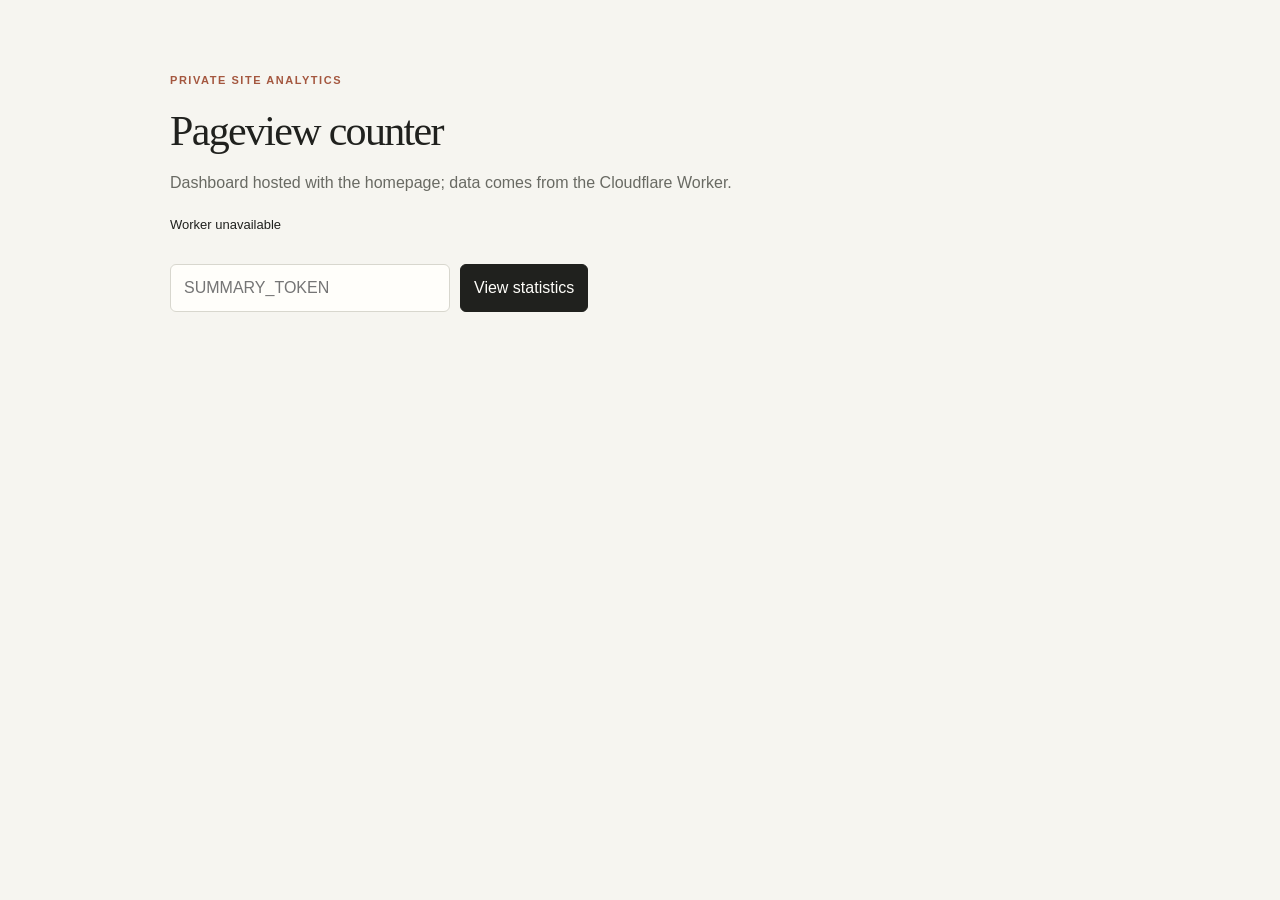
<file: pageviews.html>
<!doctype html>
<html lang="en">
<head>
  <meta charset="utf-8">
  <meta name="viewport" content="width=device-width,initial-scale=1">
  <title>Pageview counter — Zhiyu Yang</title>
  <meta name="robots" content="noindex,nofollow">
  <style>
    :root{color-scheme:light;--paper:#f6f5f0;--ink:#20211e;--muted:#696a63;--line:#d8d7ce;--accent:#a4573f}
    *{box-sizing:border-box}body{margin:0;color:var(--ink);background:var(--paper);font:16px/1.6 -apple-system,BlinkMacSystemFont,"Segoe UI",sans-serif}main{width:min(940px,calc(100% - 36px));margin:0 auto;padding:72px 0}h1{margin:0;font:400 42px/1.1 Georgia,"Times New Roman",serif;letter-spacing:-.04em}h2{margin-top:42px}.eyebrow{margin:0 0 18px;color:var(--accent);font-size:11px;font-weight:700;letter-spacing:.14em;text-transform:uppercase}.muted{color:var(--muted)}.health{margin:20px 0 0;font-size:13px}form{display:flex;gap:10px;margin-top:28px}input,button{border:1px solid var(--line);border-radius:6px;padding:10px 13px;font:inherit}input{min-width:280px;background:#fffefa}button{color:#fffefa;border-color:var(--ink);background:var(--ink);cursor:pointer}#error{min-height:25px;color:var(--accent)}.summary{display:grid;grid-template-columns:repeat(4,minmax(0,1fr));gap:14px;margin:36px 0 28px}.metric{padding:20px;border:1px solid var(--line);background:#fffefa}.metric-label{color:var(--muted);font-size:11px;letter-spacing:.12em;text-transform:uppercase}.metric-value{margin-top:5px;font:400 38px/1 Georgia,"Times New Roman",serif}table{width:100%;border-collapse:collapse;margin-top:18px}th,td{padding:11px 8px;border-bottom:1px solid var(--line);text-align:left}th{color:var(--muted);font-size:11px;font-weight:700;letter-spacing:.1em;text-transform:uppercase}#daily-table th:not(:first-child),#daily-table td:not(:first-child){text-align:right}#regions td:last-child,#regions-table th:last-child{text-align:right}.table-note{margin:8px 0 0;font-size:13px;color:var(--muted)}.tracking-note{margin:0 0 42px;padding:12px 14px;border-left:3px solid var(--line);font-size:13px;color:var(--muted)}@media(max-width:760px){main{padding:44px 0}h1{font-size:36px}form{display:block}input{width:100%}button{margin-top:10px}.summary{grid-template-columns:repeat(2,minmax(0,1fr))}table{font-size:13px}}@media(max-width:480px){.summary{grid-template-columns:1fr}#daily-table{display:block;overflow-x:auto;white-space:nowrap}}
  </style>
</head>
<body>
  <main>
    <p class="eyebrow">Private site analytics</p>
    <h1>Pageview counter</h1>
    <p class="muted">Dashboard hosted with the homepage; data comes from the Cloudflare Worker.</p>
    <p class="health" id="health">Checking worker…</p>
    <form id="login-form">
      <input id="token" type="password" autocomplete="off" placeholder="SUMMARY_TOKEN" required>
      <button type="submit">View statistics</button>
    </form>
    <p id="error" role="alert"></p>
    <section id="stats" hidden>
      <div class="summary">
        <div class="metric"><div class="metric-label">Lifetime pageviews</div><div class="metric-value" id="total">—</div></div>
        <div class="metric"><div class="metric-label">Latest daily growth</div><div class="metric-value" id="latest-growth">—</div></div>
        <div class="metric"><div class="metric-label">Latest daily uniques</div><div class="metric-value" id="latest-unique">—</div></div>
        <div class="metric"><div class="metric-label">Filtered automated</div><div class="metric-value" id="filtered-automated">—</div></div>
      </div>
      <p class="tracking-note" id="tracking-note"></p>

      <h2>Daily growth</h2>
      <p class="table-note">00:00 totals are reconstructed from daily counter buckets. Dates currently use UTC.</p>
      <table id="daily-table">
        <thead><tr><th>Date</th><th>00:00 total</th><th>Pageviews</th><th>Approx. uniques</th><th>Filtered automated</th><th>End total</th></tr></thead>
        <tbody id="daily"></tbody>
      </table>

      <h2>Views by region</h2>
      <table id="regions-table"><thead><tr><th>Country</th><th>State / province</th><th>Views</th></tr></thead><tbody id="regions"></tbody></table>
    </section>
  </main>
  <script>
    const WORKER='https://kevincl16-page-counter.teslacpp.workers.dev';
    const health=document.querySelector('#health');
    const form=document.querySelector('#login-form');
    const tokenInput=document.querySelector('#token');
    const stats=document.querySelector('#stats');
    const error=document.querySelector('#error');
    const total=document.querySelector('#total');
    const latestGrowth=document.querySelector('#latest-growth');
    const latestUnique=document.querySelector('#latest-unique');
    const filteredAutomated=document.querySelector('#filtered-automated');
    const trackingNote=document.querySelector('#tracking-note');
    const daily=document.querySelector('#daily');
    const regions=document.querySelector('#regions');

    async function checkHealth(){
      try{
        const response=await fetch(WORKER+'/summary',{cache:'no-store'});
        if(response.status===401){health.textContent='Worker online';return}
        if(response.status===503){health.textContent='Worker online · D1 binding missing';return}
        if(response.ok){health.textContent='Worker online';return}
        health.textContent='Worker reachable · HTTP '+response.status;
      }catch(e){health.textContent='Worker unavailable'}
    }

    async function loadStatistics(token){
      const response=await fetch(WORKER+'/summary',{headers:{Authorization:'Bearer '+token},cache:'no-store'});
      if(!response.ok)throw new Error(response.status===401?'The token was not accepted.':'Counter backend returned HTTP '+response.status+'.');
      return response.json();
    }

    function addCells(row,values){
      values.forEach(value=>{const cell=document.createElement('td');cell.textContent=value;row.appendChild(cell)});
    }

    function metricValue(value,prefix=''){
      return value===null||value===undefined?'—':prefix+value;
    }

    function render(data){
      total.textContent=data.total;
      const history=Array.isArray(data.daily)?data.daily:[];
      const latest=history.length?history[history.length-1]:null;
      latestGrowth.textContent=latest?metricValue(latest.views,'+'): '—';
      latestUnique.textContent=latest?metricValue(latest.unique_visitors):'—';
      filteredAutomated.textContent=metricValue(data.filtered_automated_total);

      const start=data.advanced_metrics_start_date;
      trackingNote.textContent=start
        ? 'Bot filtering and approximate daily-unique tracking started '+start+'. Earlier lifetime and region history remains as originally recorded; historical uniques and historical bot counts cannot be reconstructed.'
        : 'Advanced visitor metrics have not been initialized yet.';

      daily.replaceChildren();
      [...history].reverse().forEach(item=>{
        const row=document.createElement('tr');
        addCells(row,[
          item.date,
          item.opening_total,
          '+'+item.views,
          metricValue(item.unique_visitors),
          metricValue(item.automated_requests),
          item.closing_total
        ]);
        daily.appendChild(row);
      });

      regions.replaceChildren();
      (data.regions||[]).forEach(item=>{
        const row=document.createElement('tr');
        addCells(row,[item.country,item.region,item.views]);
        regions.appendChild(row);
      });
      stats.hidden=false;
      error.textContent='';
    }

    form.addEventListener('submit',async event=>{
      event.preventDefault();
      try{
        render(await loadStatistics(tokenInput.value));
        sessionStorage.setItem('pageview-summary-token',tokenInput.value);
      }catch(e){
        stats.hidden=true;
        error.textContent=e.message;
      }
    });

    const saved=sessionStorage.getItem('pageview-summary-token');
    if(saved){tokenInput.value=saved}
    checkHealth();
  </script>
</body>
</html>
</file>
<file: styles.css>
:root {
  --paper: #ffffff;
  --paper-deep: #f7f9fb;
  --ink: #17191c;
  --muted: #5e6670;
  --faint: #89919b;
  --line: #e1e5e9;
  --accent: #315d9a;
  --accent-dark: #244677;
  --white: #ffffff;
  --wrap: 1040px;
}

* { box-sizing: border-box; }

html { scroll-behavior: smooth; }

body {
  margin: 0;
  color: var(--ink);
  background: var(--paper);
  font-family: -apple-system, BlinkMacSystemFont, "Segoe UI", Helvetica, Arial, sans-serif;
  font-size: 16px;
  line-height: 1.65;
  text-rendering: optimizeLegibility;
}

body, a, button { -webkit-font-smoothing: antialiased; }

a { color: inherit; text-decoration: none; }
a:focus-visible, button:focus-visible { outline: 2px solid var(--accent); outline-offset: 4px; }

.wrap { width: min(var(--wrap), calc(100% - 48px)); margin: 0 auto; }

.site-header {
  position: sticky;
  top: 0;
  z-index: 10;
  background: color-mix(in srgb, var(--paper) 92%, transparent);
  border-bottom: 1px solid color-mix(in srgb, var(--line) 72%, transparent);
  backdrop-filter: blur(12px);
}

.header-inner { min-height: 76px; display: flex; align-items: center; justify-content: space-between; }
.brand { display: inline-flex; align-items: center; gap: 12px; font-size: 15px; font-weight: 650; letter-spacing: -.02em; }
.brand-mark { display: grid; place-items: center; width: 30px; height: 30px; border: 1px solid var(--ink); border-radius: 50%; font-size: 10px; letter-spacing: .04em; }
.brand-name { white-space: nowrap; }

.site-nav { display: flex; align-items: center; gap: 28px; font-size: 13px; color: var(--muted); }
.site-nav a { transition: color .2s ease; }
.site-nav a:hover { color: var(--accent); }
.site-nav .nav-external { color: var(--ink); }
.site-nav span, .text-link span, .work-links span, .button span, .contact-links span { color: var(--accent); }

.menu-toggle { display: none; border: 0; background: transparent; color: var(--ink); font: inherit; font-size: 13px; cursor: pointer; padding: 8px 0; }
.menu-line { display: inline-block; width: 17px; height: 1px; margin-left: 6px; vertical-align: middle; background: currentColor; }

.section-rule { border-bottom: 1px solid var(--line); }

/* Keep the original compact first-viewport composition. */
.hero { padding: 50px 0 82px; }
.hero-grid { display: block; }
.hero-head { max-width: none; margin-bottom: 34px; }
.eyebrow, .section-label {
  margin: 0 0 18px;
  color: var(--accent);
  font-size: 11px;
  font-weight: 750;
  letter-spacing: .14em;
  text-transform: uppercase;
}
.hero h1, h2, h3 { font-family: inherit; font-weight: 650; letter-spacing: -.045em; }
.hero h1 { max-width: none; margin: 0; font-size: clamp(36px, 4.1vw, 48px); line-height: 1.02; white-space: nowrap; }
.hero h1 em { color: var(--accent); font-style: normal; }

.hero-lower {
  display: grid;
  grid-template-columns: minmax(0, 1fr) minmax(240px, 280px);
  gap: 80px;
  align-items: start;
}
.hero-lede { max-width: 620px; margin: 0; color: var(--muted); font-size: 17px; line-height: 1.5; }
.hero-history { margin: 16px 0 0; color: var(--faint); font-size: 12px; letter-spacing: .04em; }

.research-threads { margin-top: 29px; border-top: 1px solid var(--line); }
.research-threads-label {
  margin: 0;
  padding: 10px 0 8px;
  color: var(--accent);
  font-size: 10px;
  font-weight: 750;
  letter-spacing: .14em;
  text-transform: uppercase;
}
.research-thread-list { border-bottom: 1px solid var(--line); }
.research-thread {
  display: grid;
  grid-template-columns: minmax(0, 1fr) 16px;
  gap: 18px;
  align-items: start;
  padding: 10px 0 11px;
  border-bottom: 1px solid var(--line);
  color: var(--ink);
  transition: color .2s ease;
}
.research-thread:last-child { border-bottom: 0; }
.research-thread:hover { color: var(--accent-dark); }
.research-thread-copy { display: grid; gap: 1px; min-width: 0; }
.research-thread-title { font-size: 16px; line-height: 1.3; letter-spacing: -.02em; }
.research-thread-meta { color: var(--muted); font-size: 11px; line-height: 1.45; }
.research-thread-arrow { color: var(--accent); font-size: 15px; line-height: 1.35; text-align: right; }

.hero-actions { display: flex; flex-wrap: wrap; gap: 11px 22px; margin-top: 27px; }
.hero-link {
  display: inline-flex;
  align-items: center;
  gap: 7px;
  padding-bottom: 2px;
  border-bottom: 1px solid transparent;
  color: var(--muted);
  font-size: 12px;
  font-weight: 600;
  transition: color .2s ease, border-color .2s ease;
}
.hero-link:hover { color: var(--accent); border-color: var(--accent); }
.hero-link-primary { color: var(--ink); }
.hero-link span { color: var(--accent); }

.hero-portrait-wrap { justify-self: end; width: min(100%, 280px); }
.portrait-frame { padding: 8px; background: var(--paper-deep); transform: rotate(1.2deg); }
.hero-portrait { display: block; width: 100%; aspect-ratio: 1; object-fit: cover; object-position: center 30%; filter: saturate(.78) contrast(.96); }
.portrait-caption { display: flex; gap: 8px; align-items: flex-start; margin: 21px 0 0; color: var(--muted); font-size: 11px; line-height: 1.5; }
.caption-dot { flex: 0 0 auto; width: 7px; height: 7px; margin-top: 6px; border-radius: 50%; background: var(--accent); }

.section { padding: 92px 0 100px; }
.section-heading { display: grid; grid-template-columns: 160px minmax(0, 1fr); gap: 44px; margin-bottom: 51px; }
.section-heading-inline { display: flex; align-items: end; justify-content: space-between; gap: 32px; }
.section-heading h2, .background-grid h2, .contact-band h2 { max-width: 640px; margin: 0; font-size: clamp(32px, 3.6vw, 46px); line-height: 1.08; }
.section-intro { max-width: 560px; margin: 19px 0 0; color: var(--muted); font-size: 16px; }
.text-link { flex: 0 0 auto; padding-bottom: 5px; border-bottom: 1px solid var(--ink); font-size: 12px; font-weight: 650; transition: color .2s ease, border-color .2s ease; }
.text-link:hover { color: var(--accent); border-color: var(--accent); }

.focus-grid { display: grid; grid-template-columns: repeat(3, 1fr); border-top: 1px solid var(--line); }
.focus-item { padding: 24px 28px 0 0; border-right: 1px solid var(--line); }
.focus-item + .focus-item { padding-left: 28px; }
.focus-item:last-child { border-right: 0; }
.focus-item h3 { margin: 0 0 11px; font-size: 23px; line-height: 1.15; }
.focus-item p:last-child { max-width: 250px; margin: 0; color: var(--muted); font-size: 14px; line-height: 1.6; }

.work-list { border-top: 1px solid var(--line); }
.work-item { display: block; padding: 29px 0 34px; border-bottom: 1px solid var(--line); scroll-margin-top: 96px; }
.work-title-row { display: flex; align-items: baseline; justify-content: space-between; gap: 24px; }
.work-title-row h3 { margin: 0; font-size: 27px; line-height: 1.15; }
.venue { margin: 0; color: var(--accent); font-size: 12px; font-weight: 700; white-space: nowrap; }
.work-full-title { max-width: 780px; margin: 10px 0 0; color: var(--ink); font-size: 15px; line-height: 1.5; }
.work-description { max-width: 730px; margin: 13px 0 0; color: var(--muted); font-size: 14px; line-height: 1.6; }
.work-links { display: flex; flex-wrap: wrap; gap: 14px 22px; margin-top: 17px; color: var(--muted); font-size: 12px; font-weight: 650; }
.work-links a { text-decoration: underline; text-decoration-color: color-mix(in srgb, var(--accent) 42%, transparent); text-underline-offset: 3px; transition: color .2s ease, text-decoration-color .2s ease; }
.work-links a:hover { color: var(--accent); text-decoration-color: var(--accent); }

.writing-grid { display: grid; grid-template-columns: repeat(3, 1fr); border-top: 1px solid var(--line); }
.writing-grid-single { grid-template-columns: minmax(0, 680px); }
.writing-grid-single .writing-item { border-right: 0; }
.writing-item { position: relative; min-height: 228px; padding: 23px 28px 26px 0; border-right: 1px solid var(--line); transition: color .2s ease; }
.writing-item + .writing-item { padding-left: 28px; }
.writing-item:last-child { border-right: 0; }
.writing-item:hover { color: var(--accent-dark); }
.writing-meta { display: flex; justify-content: space-between; gap: 10px; color: var(--faint); font-size: 10px; letter-spacing: .08em; text-transform: uppercase; }
.writing-item h3 { margin: 35px 30px 14px 0; font-size: 23px; line-height: 1.2; }
.writing-item p { max-width: 310px; margin: 0; color: var(--muted); font-size: 14px; line-height: 1.6; }
.writing-arrow { position: absolute; right: 26px; bottom: 28px; color: var(--accent); font-size: 19px; }

.background-grid { display: grid; grid-template-columns: 1fr 1.55fr; gap: 90px; }
.timeline { border-top: 1px solid var(--line); }
.timeline-item { display: grid; grid-template-columns: 110px minmax(0, 1fr); gap: 24px; padding: 20px 0 22px; border-bottom: 1px solid var(--line); }
.timeline-item time { color: var(--accent); font-size: 12px; font-variant-numeric: tabular-nums; }
.timeline-item h3 { margin: 0; font-size: 20px; line-height: 1.25; }
.timeline-item p { margin: 5px 0 0; color: var(--muted); font-size: 13px; }
.mentor-line a { color: inherit; text-decoration: underline; text-decoration-color: color-mix(in srgb, var(--accent) 48%, transparent); text-underline-offset: 3px; transition: color .2s ease, text-decoration-color .2s ease; }
.mentor-line a:hover { color: var(--accent); text-decoration-color: var(--accent); }
.mentor-line > span { color: var(--accent); }

.contact-band { padding: 70px 0 74px; border-top: 1px solid var(--line); border-bottom: 1px solid var(--line); background: var(--paper); }
.contact-inner { display: grid; grid-template-columns: minmax(0, 1fr) auto; align-items: baseline; gap: 60px; }
.contact-band h2 { max-width: none; }
.contact-links { display: flex; flex-wrap: wrap; justify-content: flex-end; gap: 10px 24px; color: var(--muted); font-size: 13px; }
.contact-links a { text-decoration: underline; text-decoration-color: color-mix(in srgb, var(--accent) 42%, transparent); text-underline-offset: 3px; transition: color .2s ease, text-decoration-color .2s ease; }
.contact-links a:hover { color: var(--accent); text-decoration-color: var(--accent); }
.site-footer { padding: 26px 0 30px; color: var(--faint); font-size: 11px; }
.footer-inner { display: flex; justify-content: space-between; gap: 20px; }
.footer-inner p { margin: 0; }

/* CV-only controls keep their existing utility treatment. */
.button { display: inline-flex; align-items: center; gap: 9px; min-height: 42px; padding: 8px 15px; border: 1px solid var(--line); border-radius: 999px; font-size: 12px; font-weight: 650; transition: transform .2s ease, background .2s ease, border-color .2s ease; }
.button:hover { transform: translateY(-2px); border-color: var(--accent); }
.button-solid { border-color: var(--ink); color: var(--white); background: var(--ink); }
.button-solid span { color: #efb19a; }
.button-quiet { color: var(--ink); background: transparent; }

@media (min-width: 761px) {
  .brand-name { font-size: 17px; }
}

@media (max-width: 760px) {
  .wrap { width: min(var(--wrap), calc(100% - 36px)); }
  .header-inner { min-height: 66px; }
  .menu-toggle { display: inline-block; }
  .site-nav { display: none; position: absolute; top: 66px; left: 0; right: 0; flex-direction: column; align-items: stretch; gap: 0; padding: 10px 18px 16px; border-bottom: 1px solid var(--line); background: var(--paper); }
  .nav-open .site-nav { display: flex; }
  .site-nav a { padding: 9px 0; }

  .hero { padding: 40px 0 72px; }
  .hero-head { margin-bottom: 30px; }
  .hero h1 { max-width: 100%; font-size: clamp(34px, 9.8vw, 48px); line-height: 1.08; white-space: normal; }
  .hero-lower { display: block; }
  .hero-lede { font-size: 17px; }
  .hero-portrait-wrap { justify-self: start; width: min(100%, 230px); margin-top: 48px; }

  .section { padding: 68px 0 72px; }
  .section-heading, .background-grid { grid-template-columns: 1fr; gap: 17px; }
  .section-heading { margin-bottom: 36px; }
  .section-heading-inline { display: block; }
  .section-heading-inline .text-link { display: inline-block; margin-top: 24px; }
  .focus-grid, .writing-grid { grid-template-columns: 1fr; }
  .focus-item, .focus-item + .focus-item, .writing-item, .writing-item + .writing-item { min-height: auto; padding: 23px 0 27px; border-right: 0; border-bottom: 1px solid var(--line); }
  .focus-item:last-child, .writing-item:last-child { border-bottom: 0; }
  .writing-item { min-height: 210px; }
  .writing-item h3 { margin-top: 30px; }
  .work-title-row { display: block; }
  .venue { margin-top: 8px; }
  .work-title-row h3 { font-size: 26px; }
  .timeline-item { grid-template-columns: 78px minmax(0, 1fr); gap: 14px; }
  .timeline-item h3 { font-size: 20px; }
  .contact-inner { display: block; }
  .contact-links { justify-content: flex-start; margin-top: 27px; }
  .footer-inner { display: block; }
}

@media (prefers-reduced-motion: reduce) {
  html { scroll-behavior: auto; }
  *, *::before, *::after { transition-duration: .01ms !important; animation-duration: .01ms !important; }
}

/* Compact professor-style news feed */
.news-heading { margin-bottom: 28px; }
.news-list { border-top: 1px solid var(--line); }
.news-item {
  display: grid;
  grid-template-columns: 88px 118px minmax(0, 1fr) 18px;
  gap: 18px;
  align-items: baseline;
  padding: 13px 0 14px;
  border-bottom: 1px solid var(--line);
  color: var(--ink);
  transition: color .2s ease, background .2s ease;
}
.news-item:hover { color: var(--accent-dark); }
.news-date {
  color: var(--faint);
  font-size: 11px;
  font-variant-numeric: tabular-nums;
  text-transform: uppercase;
  letter-spacing: .05em;
}
.news-type {
  color: var(--accent);
  font-size: 10px;
  font-weight: 700;
  letter-spacing: .07em;
  text-transform: uppercase;
}
.news-text {
  min-width: 0;
  font-size: 14px;
  line-height: 1.45;
}
.news-text strong { font-weight: 650; letter-spacing: -.012em; }
.news-summary { color: var(--muted); font-weight: 400; }
.news-arrow { color: var(--accent); font-size: 14px; text-align: right; }

@media (max-width: 760px) {
  .news-heading { margin-bottom: 22px; }
  .news-item {
    grid-template-columns: 78px minmax(0, 1fr) 16px;
    gap: 10px 12px;
    padding: 14px 0 15px;
  }
  .news-type { grid-column: 2; grid-row: 1; }
  .news-text { grid-column: 1 / 3; grid-row: 2; font-size: 14px; }
  .news-arrow { grid-column: 3; grid-row: 1 / 3; align-self: center; }
  .news-summary { display: inline; }
}
</file>
<file: news.css>
/* Compact professor-style news feed */
#news .news-heading {
  margin-bottom: 28px;
}

#news .news-list {
  border-top: 1px solid var(--line);
}

#news .news-item {
  display: grid;
  grid-template-columns: 92px 120px minmax(0, 1fr) 18px;
  column-gap: 18px;
  align-items: baseline;
  width: 100%;
  padding: 14px 0 15px;
  border-bottom: 1px solid var(--line);
  color: var(--ink);
  text-decoration: none;
}

#news .news-item:hover {
  color: var(--accent-dark);
}

#news .news-date {
  color: var(--faint);
  font-size: 11px;
  line-height: 1.45;
  letter-spacing: .04em;
  text-transform: uppercase;
  font-variant-numeric: tabular-nums;
  white-space: nowrap;
}

#news .news-type {
  color: var(--accent);
  font-size: 10px;
  line-height: 1.45;
  font-weight: 700;
  letter-spacing: .07em;
  text-transform: uppercase;
  white-space: nowrap;
}

#news .news-text {
  min-width: 0;
  font-size: 14px;
  line-height: 1.5;
}

#news .news-text strong {
  font-weight: 650;
  letter-spacing: -.01em;
}

#news .news-summary {
  color: var(--muted);
  font-weight: 400;
}

#news .news-arrow {
  color: var(--accent);
  font-size: 14px;
  line-height: 1;
  text-align: right;
}

@media (max-width: 760px) {
  #news .news-heading {
    margin-bottom: 22px;
  }

  #news .news-item {
    grid-template-columns: 76px minmax(0, 1fr) 16px;
    grid-template-rows: auto auto;
    column-gap: 12px;
    row-gap: 4px;
    padding: 14px 0 15px;
  }

  #news .news-date {
    grid-column: 1;
    grid-row: 1;
  }

  #news .news-type {
    grid-column: 2;
    grid-row: 1;
  }

  #news .news-text {
    grid-column: 1 / 3;
    grid-row: 2;
    font-size: 14px;
  }

  #news .news-arrow {
    grid-column: 3;
    grid-row: 1 / 3;
    align-self: center;
  }
}
</file>
